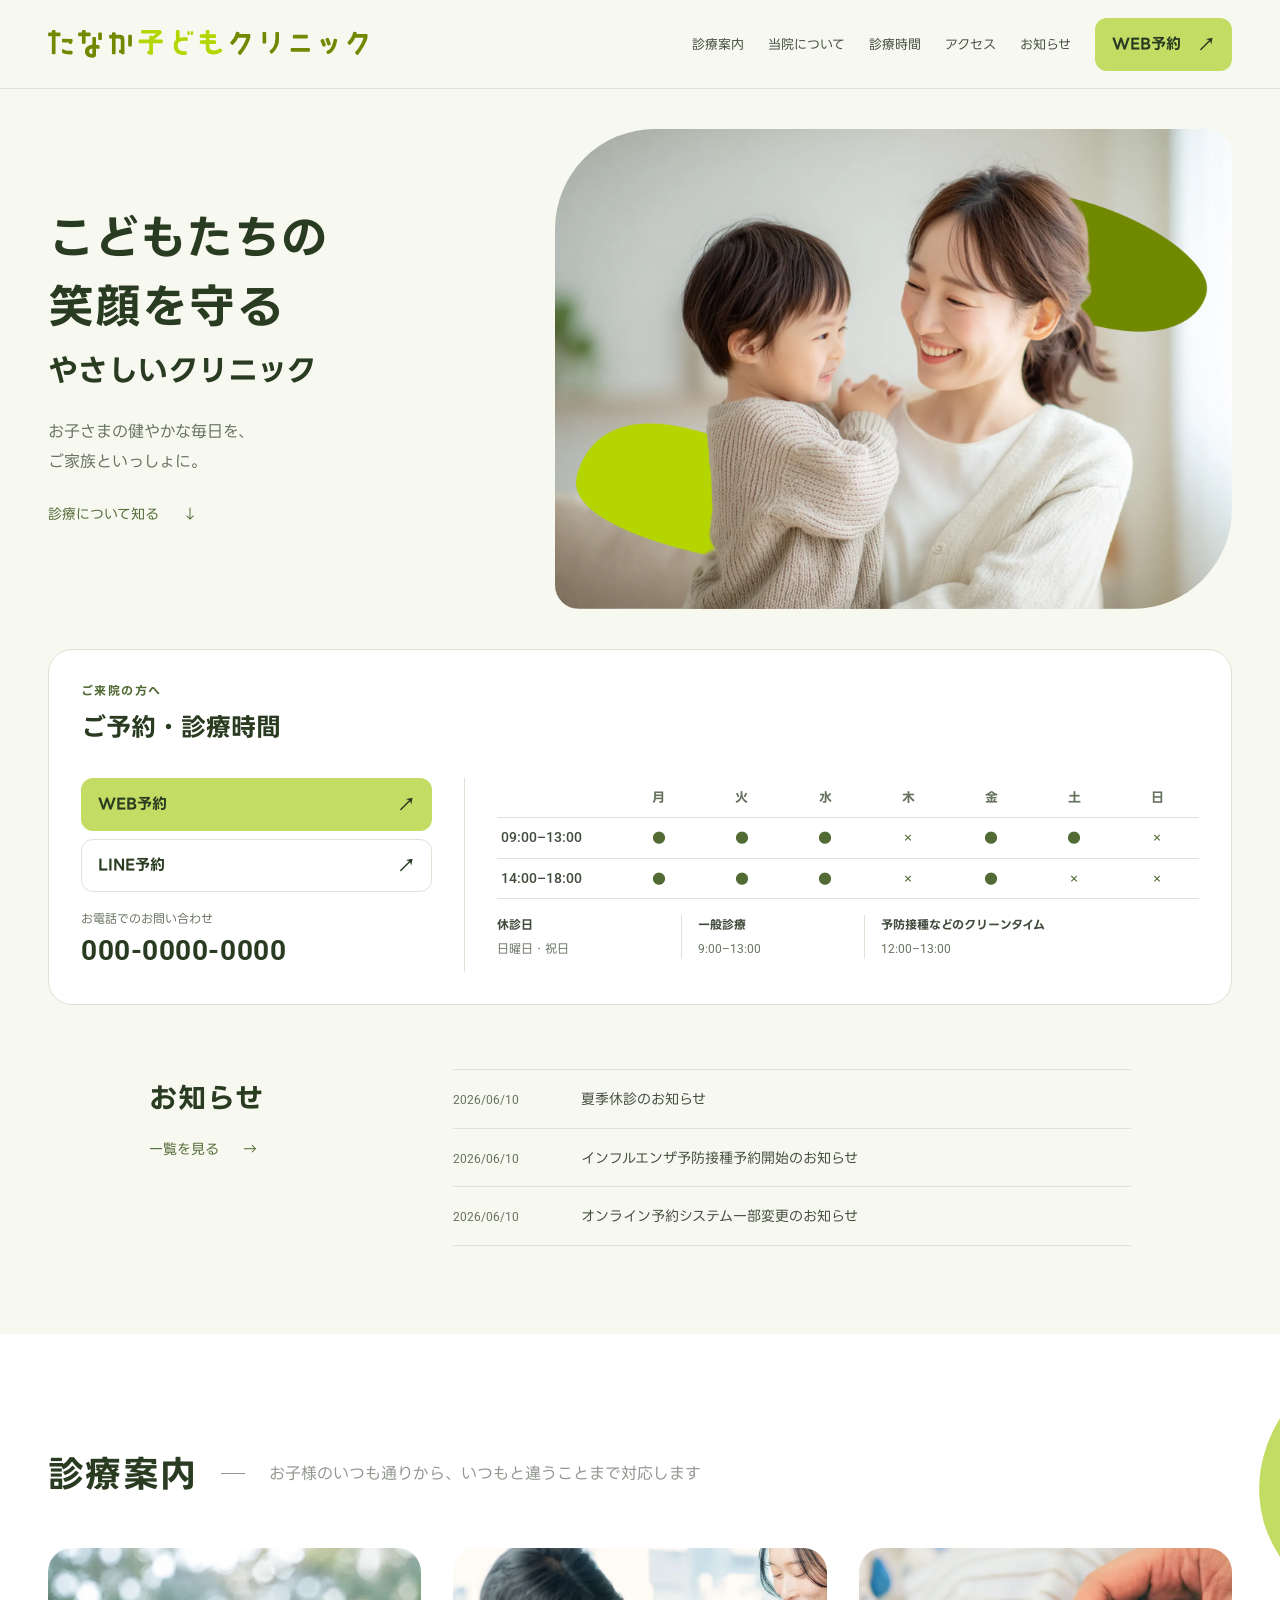
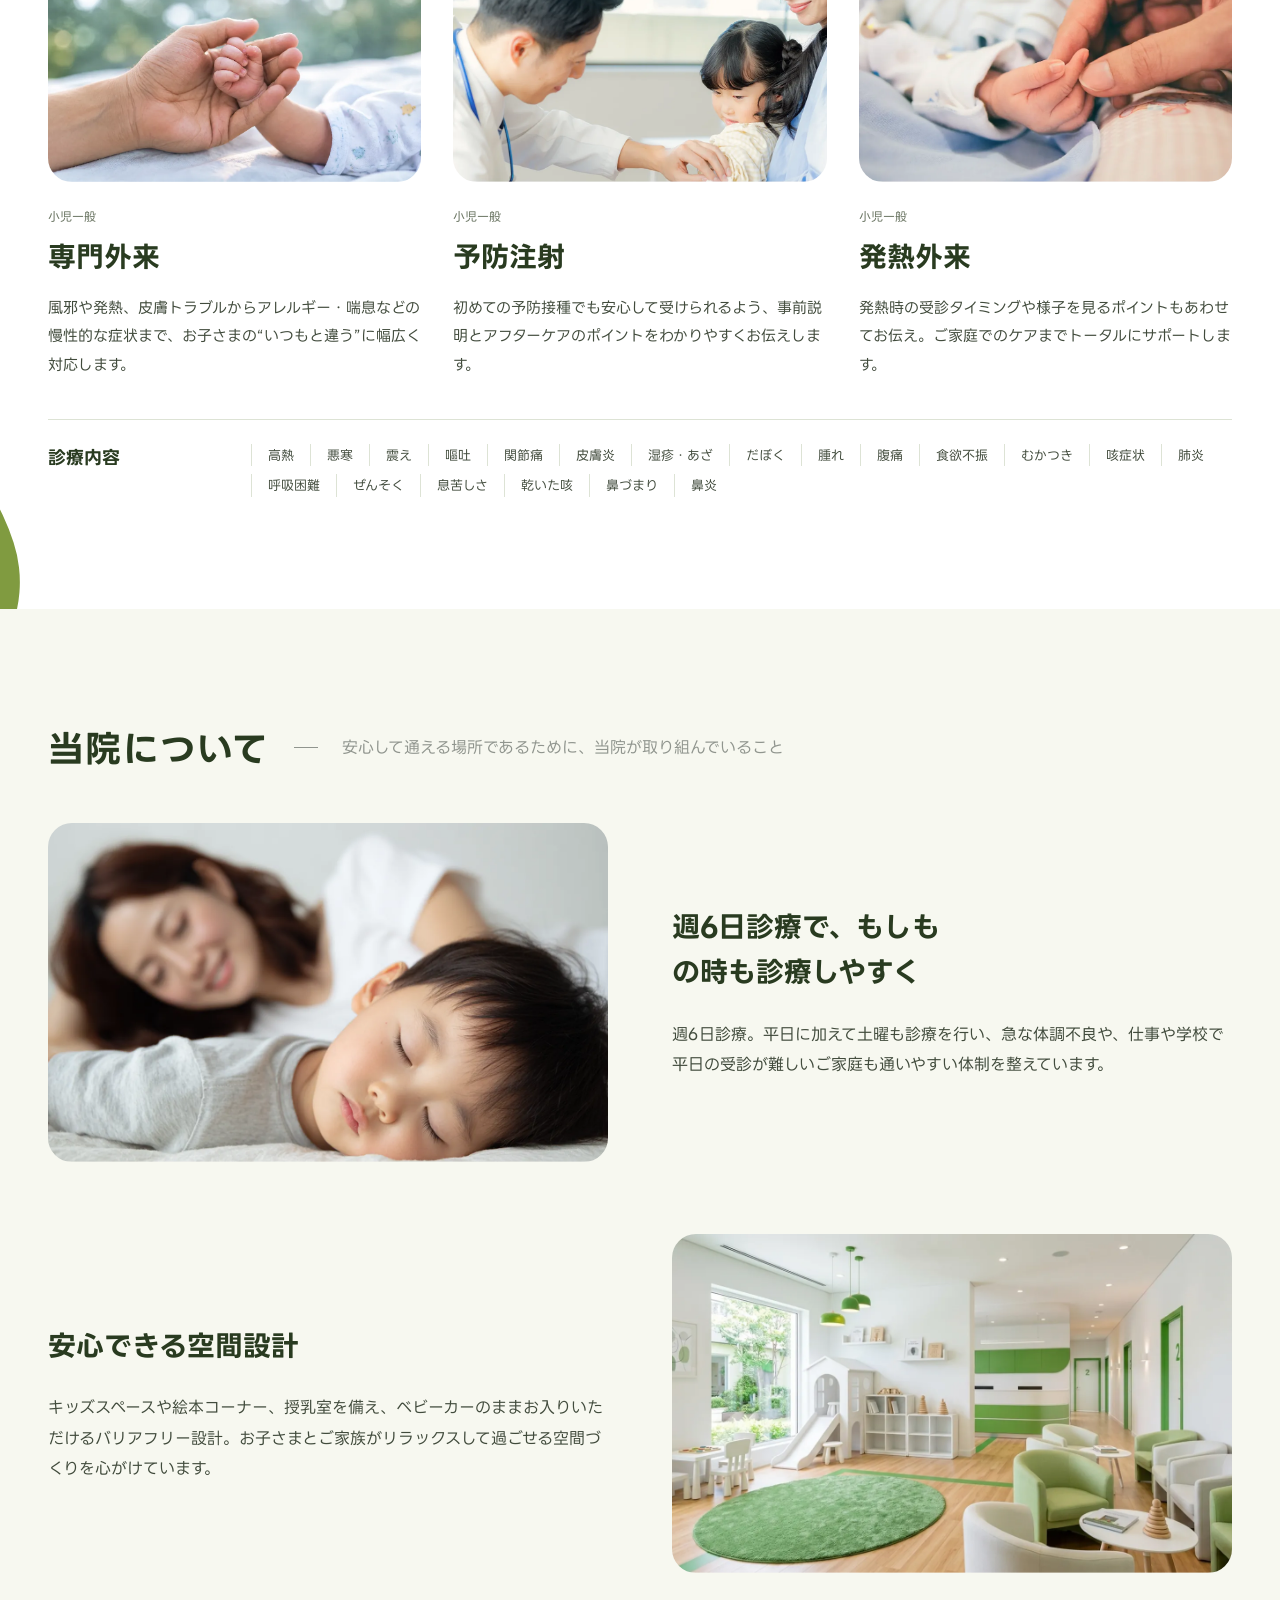
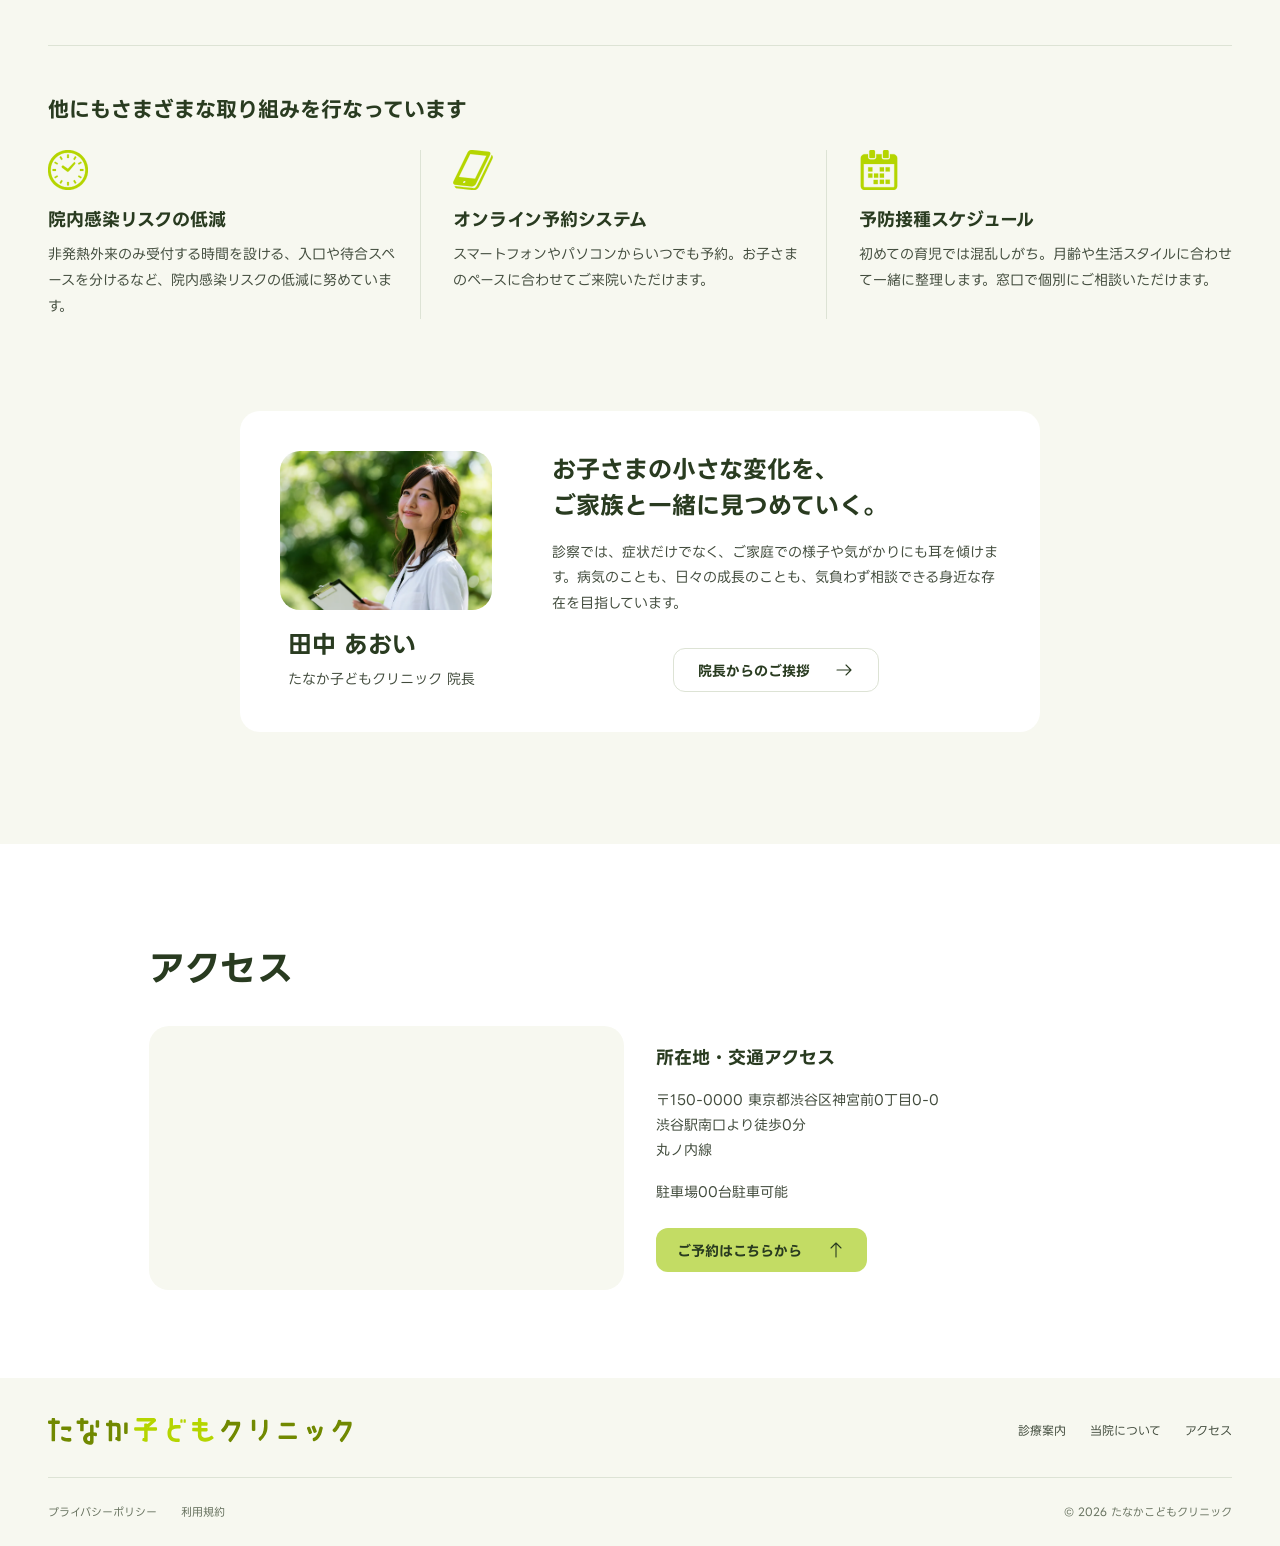
<file: index.html>
<!DOCTYPE html>
<html lang="ja">

<head>
  <meta charset="UTF-8">
  <meta name="viewport" content="width=device-width, initial-scale=1">
  <meta name="theme-color" content="#f6f9f0">
  <title>デザイン改修案｜たなか子どもクリニック</title>
  <meta name="robots" content="noindex,nofollow">
  <meta name="description" content="たなか子どもクリニック。専門外来・予防接種・発熱外来に対応し、お子さまとご家族が安心して通えるクリニックを目指しています。">
  <link rel="preconnect" href="https://fonts.googleapis.com">
  <link rel="preconnect" href="https://fonts.gstatic.com" crossorigin>
  <link
    href="https://fonts.googleapis.com/css2?family=LINE+Seed+JP:wght@400;500;700;800&family=Roboto:wght@400;500;700&display=swap"
    rel="stylesheet">
  <link rel="stylesheet" href="design-preview.css?v=20260928-no-opening-1">
  <script src="design-motion.js?v=20260928-fv-restore-1" defer></script>
  <script src="design-preview.js?v=20260924-feedback-2" defer></script>
</head>

<body id="top">
  <a class="skip-link" href="#main">本文へスキップ</a>
  <header class="site-header">
    <div class="header-inner">
      <a class="brand" href="#top" aria-label="たなか子どもクリニック トップへ">
        <picture>
          <source media="(max-width: 599px)" srcset="IMG/ロゴ_たなか%20子どもクリニック（SP）.svg" width="388" height="105"><img
            src="IMG/ロゴ_たなか子どもクリニック.svg" width="542" height="47" alt="ロゴ_たなか子どもクリニック.svg">
        </picture>
      </a>
      <nav class="main-nav" id="main-nav" aria-label="メインナビゲーション"><a href="#services">診療案内</a><a
          href="#about">当院について</a><a href="#schedule">診療時間</a><a href="#access">アクセス</a><a href="#news">お知らせ</a></nav>
      <a class="button button--primary header-booking" href="#" data-placeholder>WEB予約<span
          aria-hidden="true">↗</span></a>
      <button class="menu-toggle" type="button" aria-expanded="false" aria-controls="main-nav"><span class="menu-bars"
          aria-hidden="true"></span><span>メニュー</span></button>
    </div>
  </header>
  <main id="main">
    <section class="hero container layout-grid" aria-labelledby="hero-title">
      <div class="hero-copy">
        <h1 id="hero-title">こどもたちの<br>笑顔を守る<br><span>やさしいクリニック</span></h1>
        <p class="hero-description">お子さまの健やかな毎日を、<br>ご家族といっしょに。</p>
        <a class="text-link" href="#services">診療について知る <span aria-hidden="true">↓</span></a>
      </div>
      <div class="hero-canvas">
        <img class="hero-layer" src="IMG/FV_Thumb-C(Back).webp" width="2040" height="1274" alt="FV_Thumb-C(Back).webp"
          fetchpriority="high">
        <img class="hero-layer hero-layer--effect" src="IMG/FV_Thumb-B(Effect).webp" width="2040" height="1274"
          alt="FV_Thumb-B(Effect).webp">
        <img class="hero-layer" src="IMG/FV_Thumb-A(Front).webp" width="2040" height="1274"
          alt="FV_Thumb-A(Front).webp">
      </div>
    </section>
    <section class="visit container layout-grid" id="visit" aria-labelledby="visit-title">
      <div class="visit-heading">
        <p class="kicker">ご来院の方へ</p>
        <h2 id="visit-title">ご予約・診療時間</h2>
      </div>
      <div class="visit-actions">
        <div class="booking-row"><a class="button button--primary" href="#" data-placeholder>WEB予約 <span
              aria-hidden="true">↗</span></a><a class="button button--outline" href="#" data-placeholder>LINE予約 <span
              aria-hidden="true">↗</span></a></div>
        <div class="visit-phone">
          <p class="phone-label">お電話でのお問い合わせ</p><a class="phone numeral" href="tel:00000000000">000-0000-0000</a>
        </div>
      </div>
      <div class="schedule" id="schedule">
        <table>
          <caption class="sr-only">診療時間（●：診療あり、×：休診）</caption>
          <thead>
            <tr>
              <th scope="col"><span class="sr-only">診療時間</span></th>
              <th scope="col">月</th>
              <th scope="col">火</th>
              <th scope="col">水</th>
              <th scope="col">木</th>
              <th scope="col">金</th>
              <th scope="col">土</th>
              <th scope="col">日</th>
            </tr>
          </thead>
          <tbody>
            <tr>
              <th scope="row" class="numeral">09:00–13:00</th>
              <td><span aria-label="診療あり">●</span></td>
              <td><span aria-label="診療あり">●</span></td>
              <td><span aria-label="診療あり">●</span></td>
              <td><span aria-label="休診">×</span></td>
              <td><span aria-label="診療あり">●</span></td>
              <td><span aria-label="診療あり">●</span></td>
              <td><span aria-label="休診">×</span></td>
            </tr>
            <tr>
              <th scope="row" class="numeral">14:00–18:00</th>
              <td><span aria-label="診療あり">●</span></td>
              <td><span aria-label="診療あり">●</span></td>
              <td><span aria-label="診療あり">●</span></td>
              <td><span aria-label="休診">×</span></td>
              <td><span aria-label="診療あり">●</span></td>
              <td><span aria-label="休診">×</span></td>
              <td><span aria-label="休診">×</span></td>
            </tr>
          </tbody>
        </table>
        <div class="schedule-notes">
          <p><strong>休診日</strong><span>日曜日・祝日</span></p>
          <p><strong>一般診療</strong><span class="numeral">9:00–13:00</span></p>
          <p><strong>予防接種などのクリーンタイム</strong><span class="numeral">12:00–13:00</span></p>
        </div>
      </div>
    </section>
    <section class="news container section layout-grid" id="news" aria-labelledby="news-title">
      <div class="section-heading">
        <h2 id="news-title">お知らせ</h2><a class="text-link" href="#" data-placeholder>一覧を見る <span
            aria-hidden="true">→</span></a>
      </div>
      <ul class="news-list">
        <li><a href="#" data-placeholder><time datetime="2026-06-10">2026/06/10</time><span>夏季休診のお知らせ</span></a></li>
        <li><a href="#" data-placeholder><time
              datetime="2026-06-10">2026/06/10</time><span>インフルエンザ予防接種予約開始のお知らせ</span></a></li>
        <li><a href="#" data-placeholder><time
              datetime="2026-06-10">2026/06/10</time><span>オンライン予約システム一部変更のお知らせ</span></a></li>
      </ul>
    </section>
    <section class="services section" id="services" aria-labelledby="services-title">
      <div class="container">
        <div class="section-heading layout-grid">
          <h2 id="services-title">診療案内</h2>
          <p class="section-intro">お子様のいつも通りから、いつもと違うことまで対応します</p>
        </div>
        <div class="service-grid layout-grid">
          <article class="service-card"><img src="IMG/診療案内_写真01.webp?v=20260922-photo-2" alt="診療案内_写真01.webp"
              class="service-photo" width="1080" height="675" loading="lazy" decoding="async">
            <div class="service-copy">
              <p class="eyebrow">小児一般</p>
              <h3>専門外来</h3>
              <p>風邪や発熱、皮膚トラブルからアレルギー・喘息などの慢性的な症状まで、お子さまの“いつもと違う”に幅広く対応します。</p>
            </div>
          </article>
          <article class="service-card"><img src="IMG/診療案内_写真03.webp" alt="診療案内_写真03.webp" class="service-photo"
              width="1080" height="675" loading="lazy" decoding="async">
            <div class="service-copy">
              <p class="eyebrow">小児一般</p>
              <h3>予防注射</h3>
              <p>初めての予防接種でも安心して受けられるよう、事前説明とアフターケアのポイントをわかりやすくお伝えします。</p>
            </div>
          </article>
          <article class="service-card"><img src="IMG/診療案内_写真02.webp" alt="診療案内_写真02.webp" class="service-photo"
              width="1080" height="675" loading="lazy" decoding="async">
            <div class="service-copy">
              <p class="eyebrow">小児一般</p>
              <h3>発熱外来</h3>
              <p>発熱時の受診タイミングや様子を見るポイントもあわせてお伝え。ご家庭でのケアまでトータルにサポートします。</p>
            </div>
          </article>
        </div>
        <div class="symptoms layout-grid">
          <h3>診療内容</h3>
          <ul>
            <li>高熱</li>
            <li>悪寒</li>
            <li>震え</li>
            <li>嘔吐</li>
            <li>関節痛</li>
            <li>皮膚炎</li>
            <li>湿疹・あざ</li>
            <li>だぼく</li>
            <li>腫れ</li>
            <li>腹痛</li>
            <li>食欲不振</li>
            <li>むかつき</li>
            <li>咳症状</li>
            <li>肺炎</li>
            <li>呼吸困難</li>
            <li>ぜんそく</li>
            <li>息苦しさ</li>
            <li>乾いた咳</li>
            <li>鼻づまり</li>
            <li>鼻炎</li>
          </ul>
        </div>
      </div>
    </section>
    <section class="about section" id="about" aria-labelledby="about-title">
      <div class="container">
        <div class="section-heading layout-grid">
          <h2 id="about-title">当院について</h2>
          <p class="section-intro">安心して通える場所であるために、当院が取り組んでいること</p>
        </div>
        <div class="features">
          <article class="feature feature--1 layout-grid"><img src="IMG/当院について_写真01.webp" alt="当院について_写真01.webp"
              class="feature-photo" width="1440" height="770" loading="lazy" decoding="async">
            <div class="feature-copy">
              <h3>週6日診療で、もしもの時も診療しやすく</h3>
              <p>週6日診療。平日に加えて土曜も診療を行い、急な体調不良や、仕事や学校で平日の受診が難しいご家庭も通いやすい体制を整えています。</p>
            </div>
          </article>
          <article class="feature feature--2 layout-grid"><img src="IMG/当院について_写真02.webp" alt="当院について_写真02.webp"
              class="feature-photo" width="1440" height="770" loading="lazy" decoding="async">
            <div class="feature-copy">
              <h3>安心できる空間設計</h3>
              <p>キッズスペースや絵本コーナー、授乳室を備え、ベビーカーのままお入りいただけるバリアフリー設計。お子さまとご家族がリラックスして過ごせる空間づくりを心がけています。</p>
            </div>
          </article>
        </div>
        <section class="initiatives" aria-labelledby="initiatives-title">
          <h3 id="initiatives-title">他にもさまざまな取り組みを行なっています</h3>
          <div class="initiative-grid layout-grid">
            <article class="initiative"><span class="initiative-icon-disc"><img src="IMG/当院について_時計の無料アイコン.svg"
                  alt="当院について_時計の無料アイコン.svg" class="initiative-icon" width="48" height="48" loading="lazy"
                  decoding="async"></span>
              <h4>院内感染リスクの低減</h4>
              <p>非発熱外来のみ受付する時間を設ける、入口や待合スペースを分けるなど、院内感染リスクの低減に努めています。</p>
            </article>
            <article class="initiative"><span class="initiative-icon-disc"><img src="IMG/当院について_スマホアイコン.svg"
                  alt="当院について_スマホアイコン.svg" class="initiative-icon initiative-icon--phone" width="48" height="48"
                  loading="lazy" decoding="async"></span>
              <h4>オンライン予約システム</h4>
              <p>スマートフォンやパソコンからいつでも予約。お子さまのペースに合わせてご来院いただけます。</p>
            </article>
            <article class="initiative"><span class="initiative-icon-disc"><img src="IMG/calendar.svg"
                  alt="当院について_スケジュールカレンダーのアイコン素材.svg" class="initiative-icon" width="48" height="48" loading="lazy"
                  decoding="async"></span>
              <h4>予防接種スケジュール</h4>
              <p>初めての育児では混乱しがち。月齢や生活スタイルに合わせて一緒に整理します。窓口で個別にご相談いただけます。</p>
            </article>
          </div>
        </section>
        <div class="director layout-grid" id="director">
          <div class="director-profile"><img src="IMG/当院について_院長2.webp" alt="当院について_院長2.webp" class="director-photo"
              width="1080" height="720" loading="lazy" decoding="async">
            <div class="director-details">
              <h3>田中 あおい</h3>
              <p class="director-caption">たなか子どもクリニック 院長</p>
            </div>
          </div>
          <div class="director-content">
            <div class="director-message">
              <p class="director-lead">お子さまの小さな変化を、<br>ご家族と一緒に見つめていく。</p>
              <p class="director-body">診察では、症状だけでなく、ご家庭での様子や気がかりにも耳を傾けます。病気のことも、日々の成長のことも、気負わず相談できる身近な存在を目指しています。</p>
            </div>
            <a href="#" class="pill button--outline director-cta" data-placeholder>院長からのご挨拶<span class="button-arrow" aria-hidden="true"><svg viewBox="0 0 20 20" fill="none" focusable="false"><path d="M3 10h14M12 5l5 5-5 5" stroke="currentColor" stroke-width="1.1" stroke-linecap="round" stroke-linejoin="round" /></svg></span></a>
          </div>
        </div>
      </div>
    </section>
    <section class="access section" id="access" aria-labelledby="access-title">
      <div class="container">
        <div class="section-heading">
          <h2 id="access-title">アクセス</h2>
        </div>
        <div class="access-layout layout-grid">
          <div class="access-location">
            <div class="access-map">
              <iframe src="https://www.google.com/maps/embed?pb=!1m18!1m12!1m3!1d3241.7479757770916!2d139.74285797578673!3d35.658580472594515!2m3!1f0!2f0!3f0!3m2!1i1024!2i768!4f13.1!3m3!1m2!1s0x60188bbd9009ec09%3A0x481a93f0d2a409dd!2z5p2x5Lqs44K_44Ov44O8!5e0!3m2!1sja!2sjp!4v1790518917104!5m2!1sja!2sjp" title="アクセスマップ（東京タワー）" width="600" height="450" allowfullscreen loading="lazy" referrerpolicy="strict-origin-when-cross-origin"></iframe>
            </div>
          </div>
          <div class="access-directions">
            <h3>所在地・交通アクセス</h3>
            <address>〒150-0000 東京都渋谷区神宮前0丁目0-0<br>渋谷駅南口より徒歩0分<br>丸ノ内線</address>
            <p class="access-parking">駐車場00台駐車可能</p>
            <a href="#visit" class="pill pill--green access-booking">ご予約はこちらから<span class="button-arrow" aria-hidden="true"><svg viewBox="0 0 20 20" fill="none" focusable="false"><path d="M10 17V3M5 8l5-5 5 5" stroke="currentColor" stroke-width="1.1" stroke-linecap="round" stroke-linejoin="round" /></svg></span></a>
          </div>
        </div>
      </div>
    </section>
  </main>
  <footer class="site-footer">
    <div class="container">
      <div class="footer-top"><a class="brand" href="#top" aria-label="たなか子どもクリニック トップへ"><img
            src="IMG/ロゴ_たなか子どもクリニック.svg" alt="ロゴ_たなか子どもクリニック.svg" width="542" height="47" loading="lazy"></a>
        <nav aria-label="フッターナビゲーション"><a href="#services">診療案内</a><a href="#about">当院について</a><a
            href="#access">アクセス</a></nav>
      </div>
      <div class="footer-bottom">
        <div><a href="#" data-placeholder>プライバシーポリシー</a><a href="#" data-placeholder>利用規約</a></div><small>© 2026 たなかこどもクリニック</small>
      </div>
    </div>
  </footer>
  <div class="preview-toast" role="status" aria-live="polite"></div>
</body>

</html>
</file>
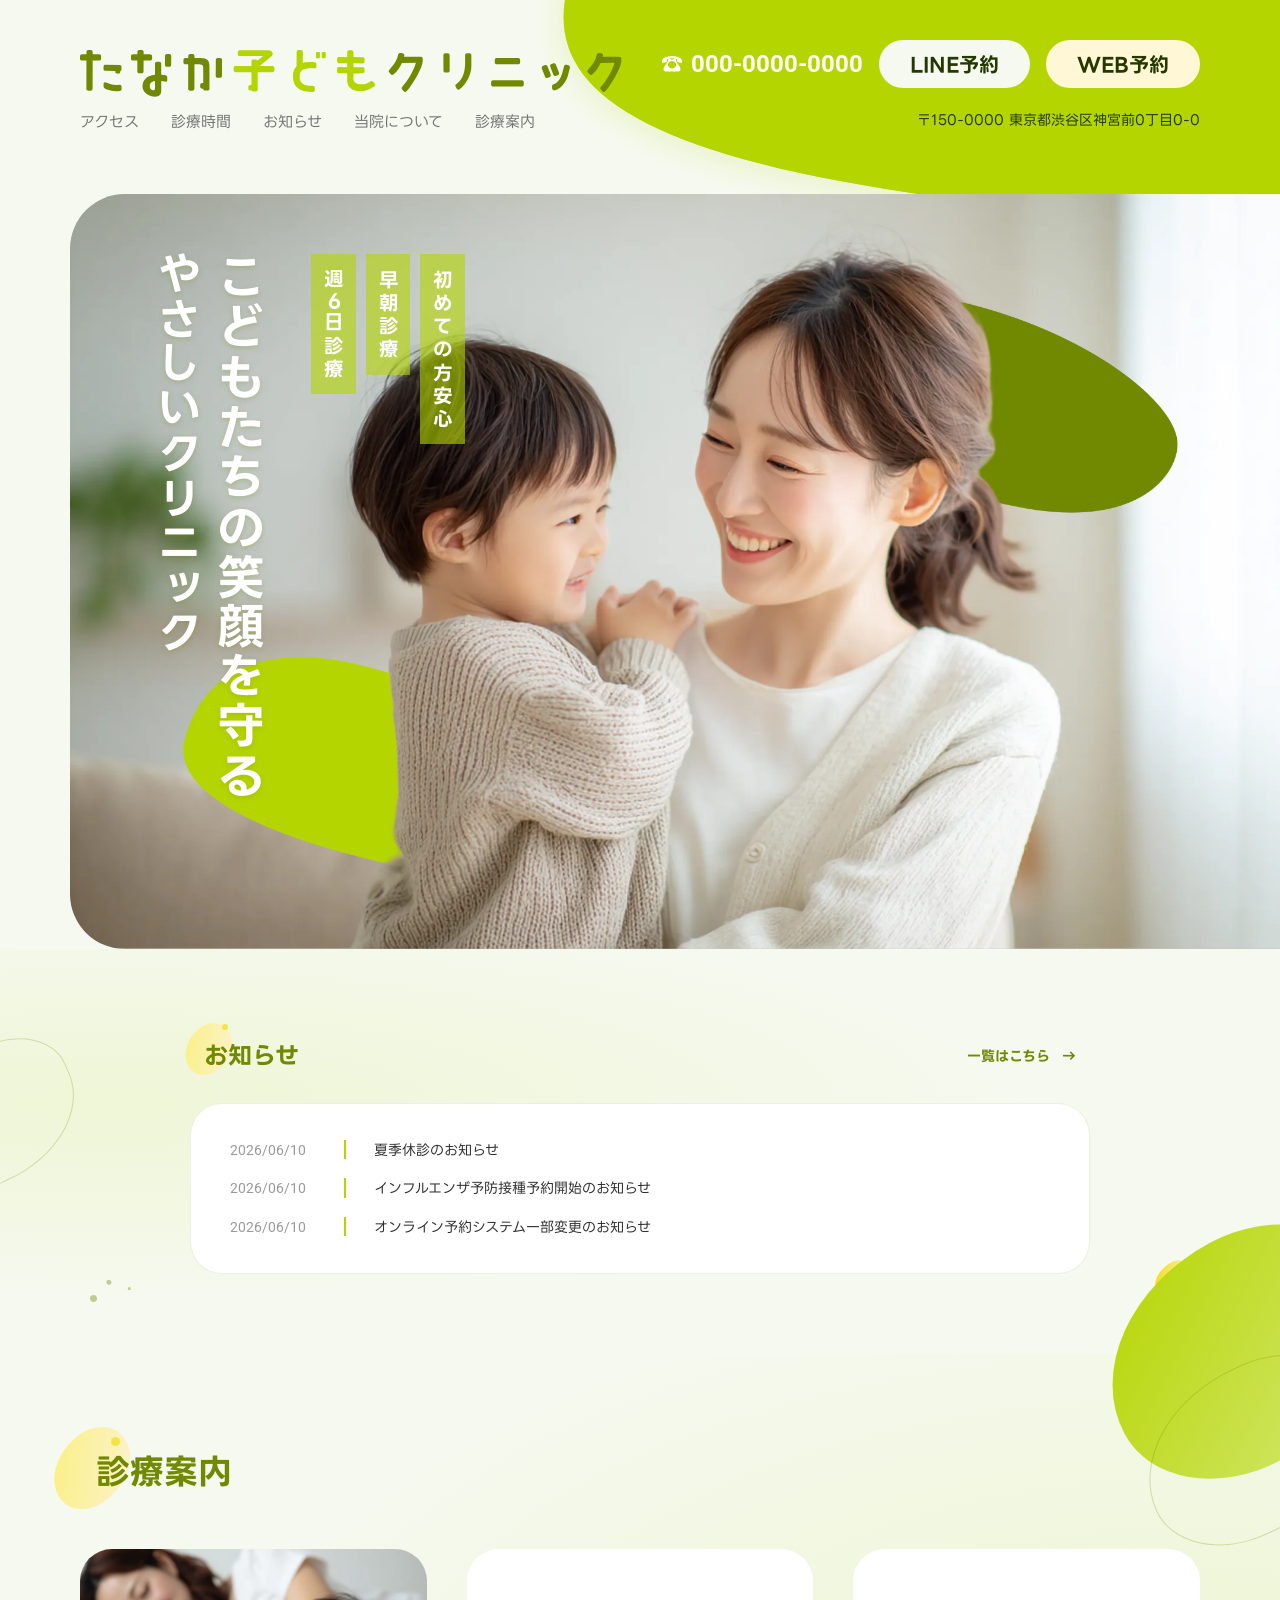
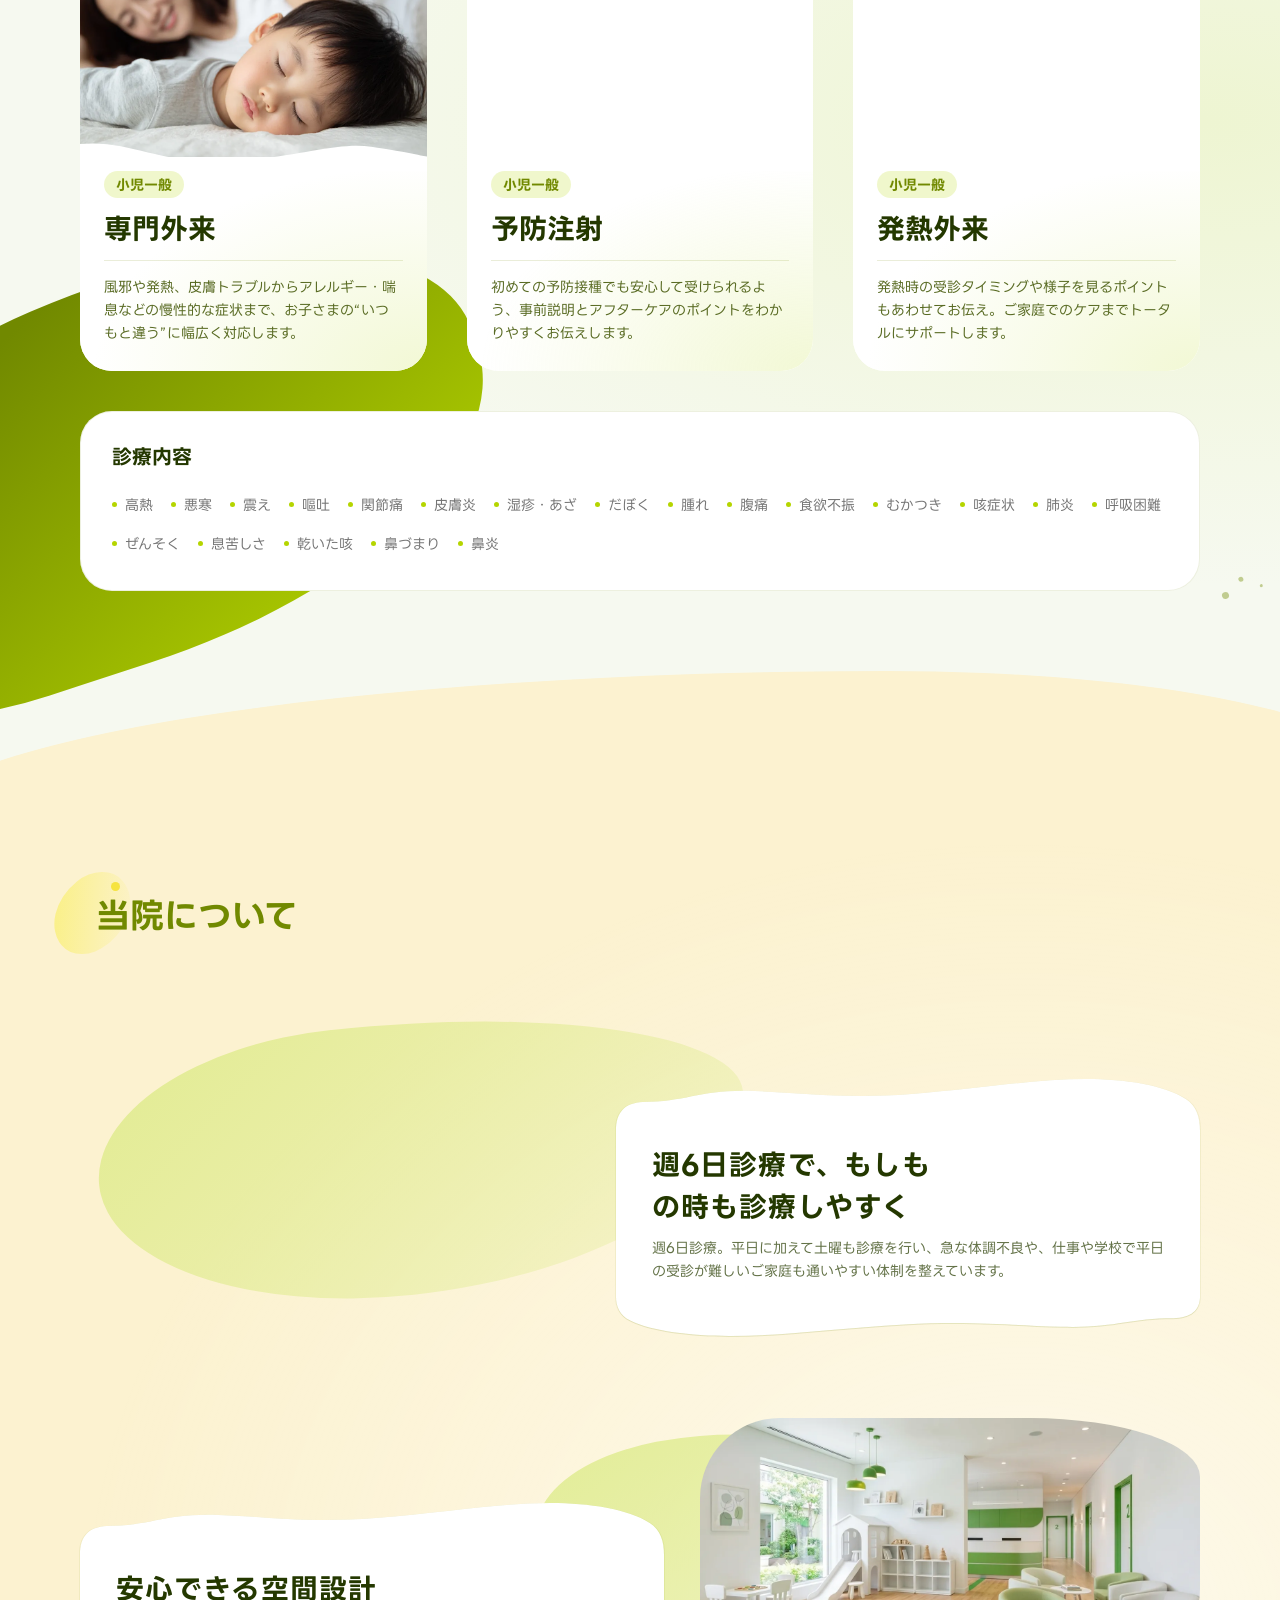
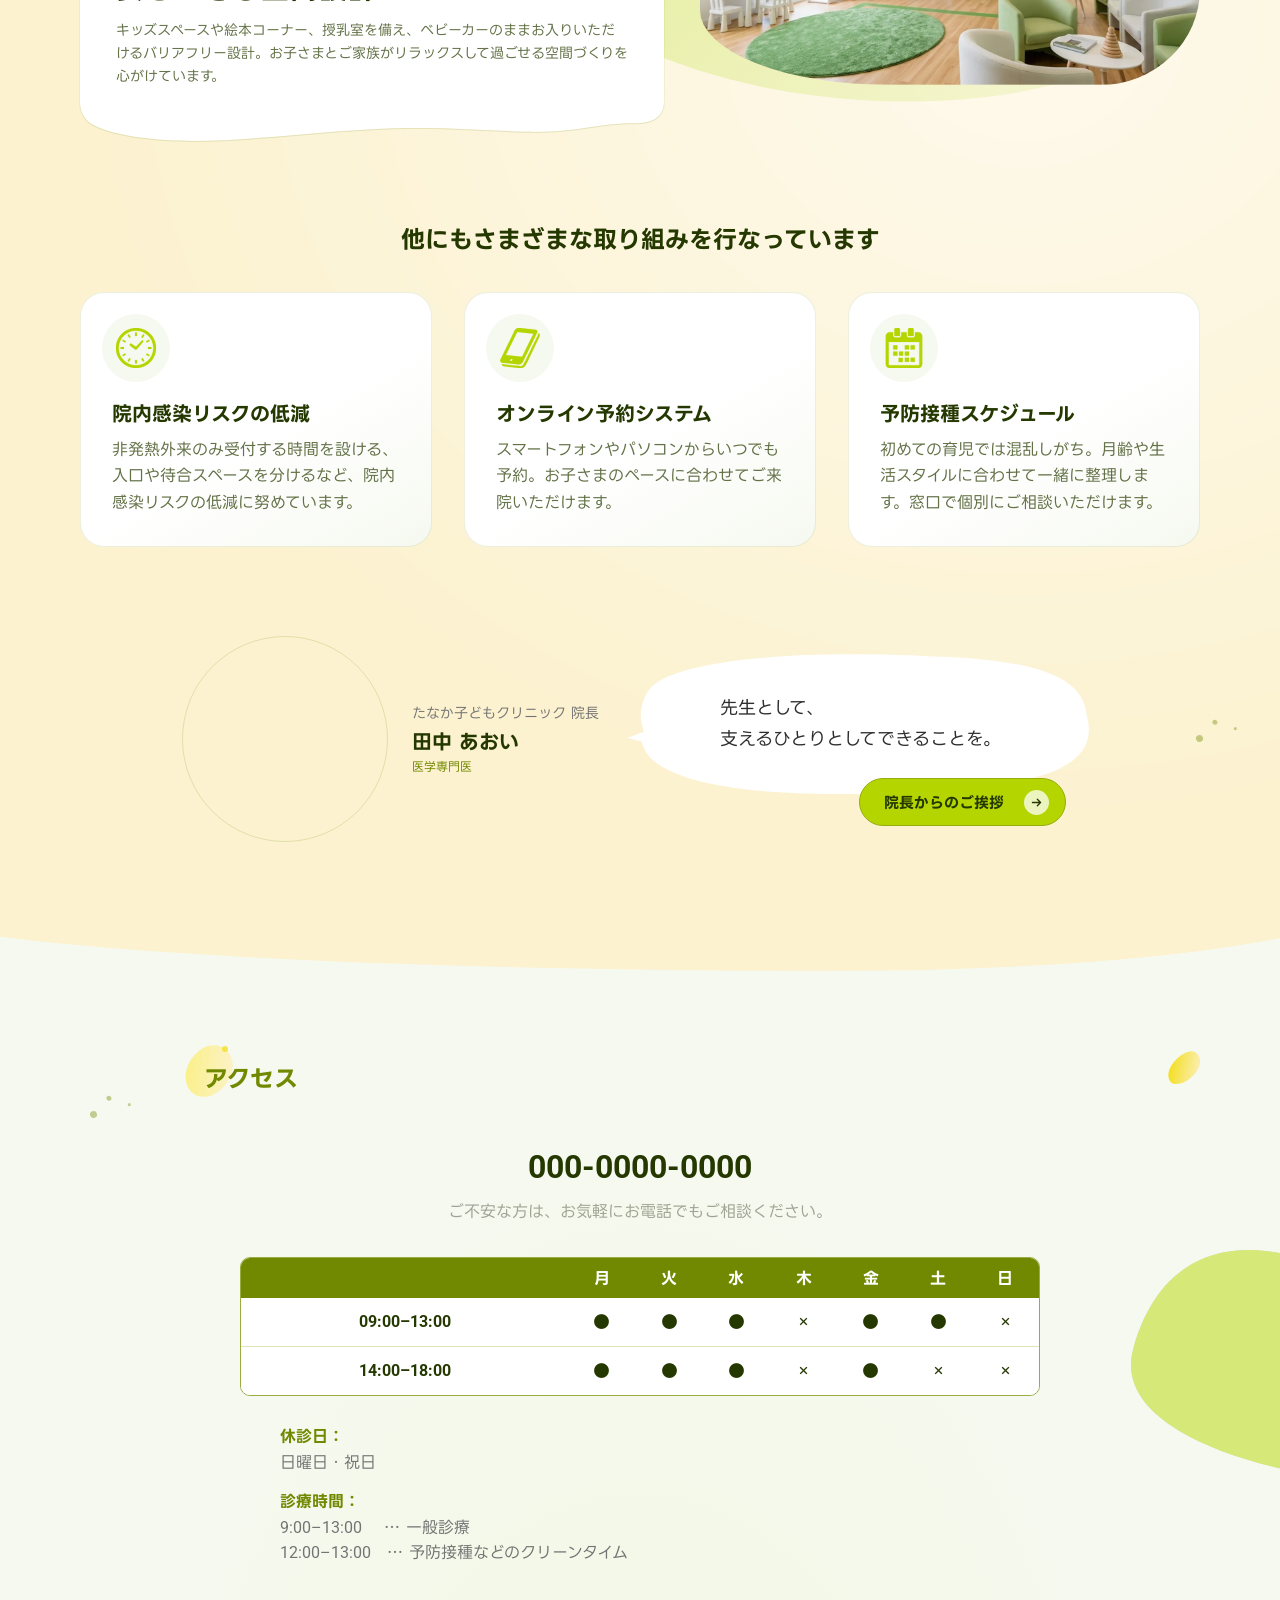
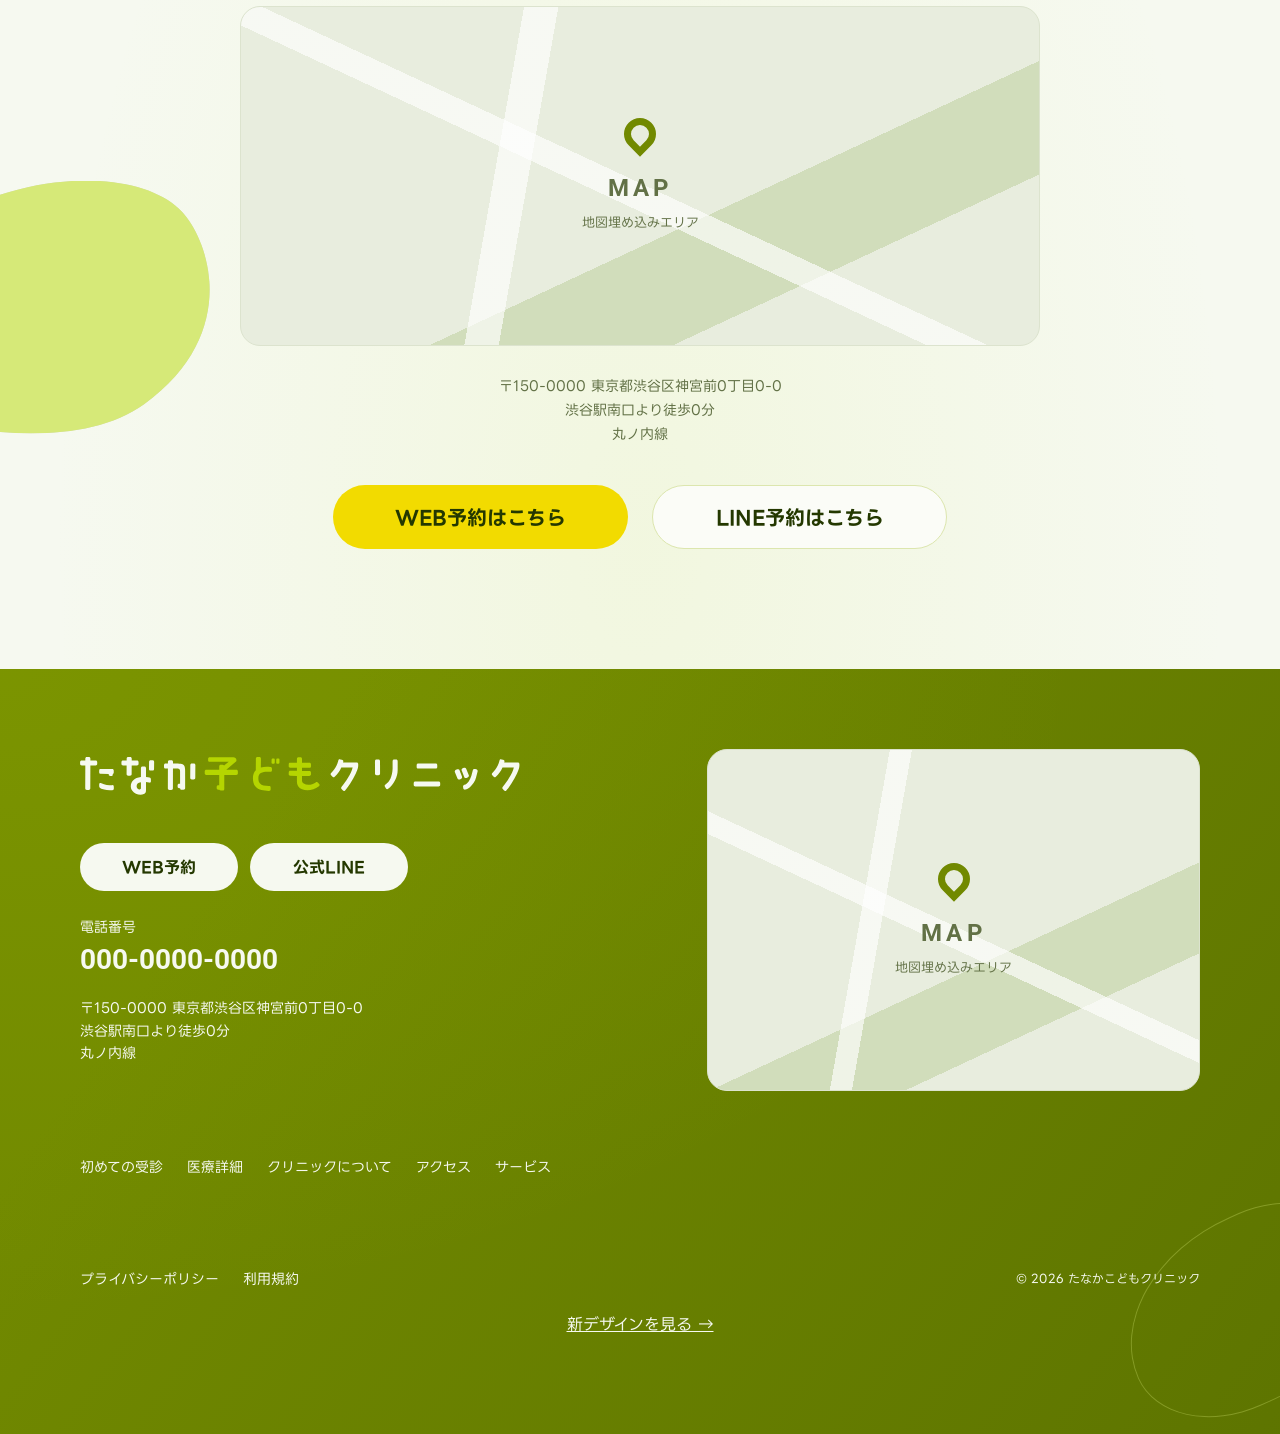
<file: legacy/index.html>
<!DOCTYPE html>
<html lang="ja">
<head>
  <meta charset="UTF-8">
  <meta name="viewport" content="width=device-width, initial-scale=1">
  <meta name="theme-color" content="#f6f9f0">
  <title>たなか子どもクリニック｜こどもたちの笑顔を守る</title>
  <meta name="description" content="たなか子どもクリニック。専門外来・予防接種・発熱外来に対応し、お子さまとご家族が安心して通えるクリニックを目指しています。">
  <link rel="preconnect" href="https://fonts.googleapis.com">
  <link rel="preconnect" href="https://fonts.gstatic.com" crossorigin>
  <link href="https://fonts.googleapis.com/css2?family=LINE+Seed+JP:wght@400;500;700;800&family=Roboto:wght@400;500;700&display=swap" rel="stylesheet">
  <link rel="stylesheet" href="styles.css?v=20260918-header-2">
  <script src="opening.js?v=20260918-polish-1" defer></script>
  <script src="script.js?v=20260909-feedback-7" defer></script>
</head>
<body>
  <a href="#main" class="skip-link">本文へスキップ</a>
  <div class="site-shell" id="top">
    <header class="site-header">
      <div class="header-inner wide-container">
        <a class="brand" href="#top" aria-label="たなか子どもクリニック トップへ">
          <picture><source media="(max-width: 959px)" width="388" height="105" srcset="IMG/ロゴ_たなか%20子どもクリニック（SP）.svg"><img src="IMG/ロゴ_たなか子どもクリニック.svg" alt="ロゴ_たなか子どもクリニック.svg" class="" width="542" height="47"></picture>
        </a>
        <div class="header-contact">
          <div class="header-actions"><a href="tel:00000000000" class="header-phone"><span aria-hidden="true">☎️</span> <span class="numeral">000-0000-0000</span></a><a href="#" class="pill pill--white" data-placeholder>LINE予約</a><a href="#" class="pill pill--cream" data-placeholder>WEB予約</a></div>
          <address>〒150-0000 東京都渋谷区神宮前0丁目0-0</address>
        </div>
        <button class="menu-toggle" type="button" aria-expanded="false" aria-controls="main-nav"><svg class="menu-icon" width="26" height="20" viewBox="0 0 26 20" fill="none" aria-hidden="true"><path class="menu-line menu-line--top" d="M2 10h22"/><path class="menu-line menu-line--middle" d="M2 10h22"/><path class="menu-line menu-line--bottom" d="M2 10h22"/></svg><span class="menu-label">メニュー</span></button>
        <nav class="main-nav" id="main-nav" aria-label="メインナビゲーション">
          <div class="nav-contact"><a href="tel:00000000000" class="nav-phone numeral">000-0000-0000</a><a href="#" class="pill pill--white" data-placeholder>LINE予約</a></div>
          <ul><li><a href="#access">アクセス</a></li><li><a href="#schedule">診療時間</a></li><li><a href="#news">お知らせ</a></li><li><a href="#about">当院について</a></li><li><a href="#services">診療案内</a></li></ul>
        </nav>
      </div>
    </header>
    <main id="main">
      <section class="hero" aria-labelledby="hero-title">
        <div class="hero-canvas">
          <!-- All three layers share the same image coordinates and crop. -->
          <img src="IMG/FV_Thumb-C(Back).webp" alt="FV_Thumb-C(Back).webp" class="hero-layer hero-layer--back" width="2040" height="1274">
          <img src="IMG/FV_Thumb-B(Effect).webp" alt="FV_Thumb-B(Effect).webp" class="hero-layer hero-layer--effect" width="2040" height="1274">
          <img src="IMG/FV_Thumb-A(Front).webp" alt="FV_Thumb-A(Front).webp" class="hero-layer hero-layer--front" width="2040" height="1274">
        </div>
        <div class="hero-content">
          <div class="hero-copy"><h1 id="hero-title">こどもたちの笑顔を守る</h1><p>やさしいクリニック</p></div>
          <ul class="hero-badges" aria-label="クリニックの特徴"><li>週<span class="tcy">6</span>日診療</li><li>早朝診療</li><li>初めての方安心</li></ul>
        </div>
      </section>
      <section class="news section" id="news" aria-labelledby="news-title">
        <div class="ambient-art" aria-hidden="true"><span class="ambient-ring"></span><span class="ambient-seed"></span><span class="ambient-dots"></span></div>
        <div class="news-inner"><div class="section-heading"><h2 class="section-title section-title--small" id="news-title">お知らせ</h2></div><ul class="news-list"><li><a href="#" data-placeholder><time datetime="2026-06-10">2026/06/10</time><span>夏季休診のお知らせ</span></a></li><li><a href="#" data-placeholder><time datetime="2026-06-10">2026/06/10</time><span>インフルエンザ予防接種予約開始のお知らせ</span></a></li><li><a href="#" data-placeholder><time datetime="2026-06-10">2026/06/10</time><span>オンライン予約システム一部変更のお知らせ</span></a></li></ul><a class="text-link" href="#" data-placeholder>一覧はこちら <span aria-hidden="true">→</span></a></div>
      </section>
      <section class="services section" id="services" aria-labelledby="services-title">
        <div class="ambient-art" aria-hidden="true"><span class="ambient-ring"></span><span class="ambient-seed"></span><span class="ambient-dots"></span></div>
        <div class="container"><h2 class="section-title" id="services-title">診療案内</h2><div class="service-grid"><article class="service-card"><img src="IMG/診療案内_写真01.webp" alt="診療案内_写真01.webp" class="service-photo" width="1080" height="675" loading="lazy" decoding="async"><div class="service-copy"><p class="eyebrow">小児一般</p><h3>専門外来</h3><p>風邪や発熱、皮膚トラブルからアレルギー・喘息などの慢性的な症状まで、お子さまの“いつもと違う”に幅広く対応します。</p></div></article><article class="service-card"><img src="IMG/診療案内_写真03.webp" alt="診療案内_写真03.webp" class="service-photo" width="1080" height="675" loading="lazy" decoding="async"><div class="service-copy"><p class="eyebrow">小児一般</p><h3>予防注射</h3><p>初めての予防接種でも安心して受けられるよう、事前説明とアフターケアのポイントをわかりやすくお伝えします。</p></div></article><article class="service-card"><img src="IMG/診療案内_写真02.webp" alt="診療案内_写真02.webp" class="service-photo" width="1080" height="675" loading="lazy" decoding="async"><div class="service-copy"><p class="eyebrow">小児一般</p><h3>発熱外来</h3><p>発熱時の受診タイミングや様子を見るポイントもあわせてお伝え。ご家庭でのケアまでトータルにサポートします。</p></div></article></div><div class="symptoms"><h3>診療内容</h3><ul><li>高熱</li><li>悪寒</li><li>震え</li><li>嘔吐</li><li>関節痛</li><li>皮膚炎</li><li>湿疹・あざ</li><li>だぼく</li><li>腫れ</li><li>腹痛</li><li>食欲不振</li><li>むかつき</li><li>咳症状</li><li>肺炎</li><li>呼吸困難</li><li>ぜんそく</li><li>息苦しさ</li><li>乾いた咳</li><li>鼻づまり</li><li>鼻炎</li></ul></div></div>
      </section>
      <section class="about" id="about" aria-labelledby="about-title">
        <div class="about-surface"><div class="about-backdrop" aria-hidden="true"></div>
        <div class="ambient-art" aria-hidden="true"><span class="ambient-ring"></span><span class="ambient-seed"></span><span class="ambient-dots"></span></div><div class="container"><h2 class="section-title" id="about-title">当院について</h2><div class="features"><article class="feature feature--1"><img src="IMG/当院について_写真01.webp" alt="当院について_写真01.webp" class="feature-photo" width="1440" height="770" loading="lazy" decoding="async"><div class="feature-copy"><h3>週6日診療で、もしもの時も診療しやすく</h3><p>週6日診療。平日に加えて土曜も診療を行い、急な体調不良や、仕事や学校で平日の受診が難しいご家庭も通いやすい体制を整えています。</p></div></article><article class="feature feature--2"><img src="IMG/当院について_写真02.webp" alt="当院について_写真02.webp" class="feature-photo" width="1440" height="770" loading="lazy" decoding="async"><div class="feature-copy"><h3>安心できる空間設計</h3><p>キッズスペースや絵本コーナー、授乳室を備え、ベビーカーのままお入りいただけるバリアフリー設計。お子さまとご家族がリラックスして過ごせる空間づくりを心がけています。</p></div></article></div>
          <section class="initiatives" aria-labelledby="initiatives-title"><h3 id="initiatives-title">他にもさまざまな取り組みを行なっています</h3><div class="initiative-grid"><article class="initiative"><span class="initiative-icon-disc"><img src="IMG/当院について_時計の無料アイコン.svg" alt="当院について_時計の無料アイコン.svg" class="initiative-icon" width="48" height="48" loading="lazy" decoding="async"></span><h4>院内感染リスクの低減</h4><p>非発熱外来のみ受付する時間を設ける、入口や待合スペースを分けるなど、院内感染リスクの低減に努めています。</p></article><article class="initiative"><span class="initiative-icon-disc"><img src="IMG/当院について_スマホアイコン.svg" alt="当院について_スマホアイコン.svg" class="initiative-icon initiative-icon--phone" width="48" height="48" loading="lazy" decoding="async"></span><h4>オンライン予約システム</h4><p>スマートフォンやパソコンからいつでも予約。お子さまのペースに合わせてご来院いただけます。</p></article><article class="initiative"><span class="initiative-icon-disc"><img src="IMG/calendar.svg" alt="当院について_スケジュールカレンダーのアイコン素材.svg" class="initiative-icon" width="48" height="48" loading="lazy" decoding="async"></span><h4>予防接種スケジュール</h4><p>初めての育児では混乱しがち。月齢や生活スタイルに合わせて一緒に整理します。窓口で個別にご相談いただけます。</p></article></div></section>
          <div class="director" id="director"><div class="director-profile"><img src="IMG/当院について_院長.webp" alt="当院について_院長.webp" class="director-photo" width="1080" height="1053" loading="lazy" decoding="async"><div><p class="director-caption">たなか子どもクリニック 院長</p><h3>田中 あおい</h3><p class="director-specialty">医学専門医</p></div></div><div class="director-message"><p>先生として、<br>支えるひとりとしてできることを。</p></div><a href="#" class="pill pill--green director-cta" data-placeholder>院長からのご挨拶<span class="button-arrow" aria-hidden="true"><svg viewBox="0 0 16 16" fill="none"><path d="M3 8h10M9 4l4 4-4 4" stroke="currentColor" stroke-width="1.6" stroke-linecap="round" stroke-linejoin="round"/></svg></span></a></div>
        </div></div>
      </section>
      <section class="access section" id="access" aria-labelledby="access-title">
        <div class="ambient-art" aria-hidden="true"><span class="ambient-ring"></span><span class="ambient-seed"></span><span class="ambient-dots"></span></div><div class="container"><h2 class="section-title section-title--small" id="access-title">アクセス</h2><div class="access-content">
        <div class="access-contact"><a href="tel:00000000000" class="access-phone numeral">000-0000-0000</a><p>ご不安な方は、お気軽にお電話でもご相談ください。</p></div>
        <div class="schedule" id="schedule"><table><caption class="sr-only">診療時間（●：診療あり、×：休診）</caption><thead><tr><th scope="col"><span class="sr-only">診療時間</span></th><th scope="col">月</th><th scope="col">火</th><th scope="col">水</th><th scope="col">木</th><th scope="col">金</th><th scope="col">土</th><th scope="col">日</th></tr></thead><tbody><tr><th scope="row" class="numeral">09:00–13:00</th><td><span aria-label="診療あり">●</span></td><td><span aria-label="診療あり">●</span></td><td><span aria-label="診療あり">●</span></td><td><span aria-label="休診">×</span></td><td><span aria-label="診療あり">●</span></td><td><span aria-label="診療あり">●</span></td><td><span aria-label="休診">×</span></td></tr><tr><th scope="row" class="numeral">14:00–18:00</th><td><span aria-label="診療あり">●</span></td><td><span aria-label="診療あり">●</span></td><td><span aria-label="診療あり">●</span></td><td><span aria-label="休診">×</span></td><td><span aria-label="診療あり">●</span></td><td><span aria-label="休診">×</span></td><td><span aria-label="休診">×</span></td></tr></tbody></table><div class="schedule-notes"><p><strong>休診日：</strong><br>日曜日・祝日</p><p><strong>診療時間：</strong><br><span class="numeral">9:00–13:00</span>　 … 一般診療<br><span class="numeral">12:00–13:00</span>　… 予防接種などのクリーンタイム</p></div></div>
        <div class="access-location"><div class="map-placeholder" role="img" aria-label="地図の仮表示。MAP埋め込み予定エリア"><span class="map-pin" aria-hidden="true"></span><span class="map-label"><strong>MAP</strong><span>地図埋め込みエリア</span></span></div><address>〒150-0000 東京都渋谷区神宮前0丁目0-0<br>渋谷駅南口より徒歩0分<br>丸ノ内線</address></div>
        <div class="reservation-links"><a href="#" class="pill pill--yellow" data-placeholder>WEB予約はこちら</a><a href="#" class="pill pill--outline" data-placeholder>LINE予約はこちら</a></div>
      </div></div></section>
    </main>
    <footer class="site-footer">
        <div class="ambient-art" aria-hidden="true"><span class="ambient-ring"></span></div><div class="wide-container"><div class="footer-main"><div class="footer-info"><a href="#top" class="footer-brand" aria-label="たなか子どもクリニック トップへ"><img src="IMG/ロゴ_たなか子どもクリニック_footer.svg" alt="ロゴ_たなか子どもクリニック_footer.svg" class="" width="542" height="47" loading="lazy" decoding="async"></a><div class="footer-reservations"><a href="#" class="pill pill--white" data-placeholder>WEB予約</a><a href="#" class="pill pill--white" data-placeholder>公式LINE</a></div><p class="footer-phone-label">電話番号</p><a class="footer-phone numeral" href="tel:00000000000">000-0000-0000</a><address>〒150-0000 東京都渋谷区神宮前0丁目0-0<br>渋谷駅南口より徒歩0分<br>丸ノ内線</address></div><div class="footer-map"><div class="map-placeholder" role="img" aria-label="地図の仮表示。MAP埋め込み予定エリア"><span class="map-pin" aria-hidden="true"></span><span class="map-label"><strong>MAP</strong><span>地図埋め込みエリア</span></span></div></div></div><nav class="footer-nav" aria-label="フッターナビゲーション"><ul><li><a href="#" data-placeholder>初めての受診</a></li><li><a href="#services">医療詳細</a></li><li><a href="#about">クリニックについて</a></li><li><a href="#access">アクセス</a></li><li><a href="#initiatives-title">サービス</a></li></ul></nav><div class="footer-bottom"><ul><li><a href="#" data-placeholder>プライバシーポリシー</a></li><li><a href="#" data-placeholder>利用規約</a></li></ul><small>© 2026 たなかこどもクリニック</small></div></div><p style="text-align:center;padding:16px"><a href="../" style="color:inherit;text-decoration:underline">新デザインを見る →</a></p></footer>
  </div>
</body>
</html>
</file>
<file: design-preview.css>
/* Layout: 12 / 8 / 4 columns, 8px spacing unit, 4px only for micro spacing. */
:root {
  --paper: #f7f8f0;
  --white: #fff;
  --ink: #293b20;
  --text: #414b3c;
  --muted: #66715e;
  --line: #dde3d5;
  --lime: #c3dc64;
  --green: #526b35;
  --s-1: 8px;
  --s-2: 16px;
  --s-3: 24px;
  --s-4: 32px;
  --s-5: 40px;
  --s-6: 48px;
  --s-7: 56px;
  --s-8: 64px;
  --s-11: 88px;
  --content: 1200px;
  --columns: 12;
  --gutter: var(--s-4);
  --page-inset: var(--s-6);
  --section-space: 112px;
  --heading-gap: 48px;
  --content-gap: 72px;
  --panel-inset: var(--s-4);
  --radius: 24px;
  --header-size: 88px;
  --motion-feedback: 600ms;
  --motion-button: 400ms;
  --motion-enter: 1100ms;
  --motion-float: 7000ms;
  --float-distance: -20px;
  --ease-standard: cubic-bezier(.2, 0, .3, 1);
  --ease-enter: cubic-bezier(.22, 1, .36, 1);
  --ease-reveal: cubic-bezier(.25, .1, .25, 1);
}
* { box-sizing: border-box; }
html { scroll-behavior: smooth; scroll-padding-top: calc(var(--header-size) + var(--s-3)); }
body { margin: 0; background: var(--paper); color: var(--text); font-family: "LINE Seed JP", "Hiragino Kaku Gothic ProN", "Yu Gothic", sans-serif; font-size: 16px; line-height: 1.85; }
h1, h2, h3, h4, p, ul { margin: 0; }
ul { padding: 0; list-style: none; }
a { color: inherit; text-decoration: none; }
img { display: block; width: 100%; height: auto; }
button { font: inherit; }
address { font-style: normal; }
h1, h2, h3, h4 { color: var(--ink); font-weight: 700; line-height: 1.5; }
a:focus-visible, button:focus-visible { outline: 3px solid var(--green); outline-offset: 5px; }
a, button { -webkit-tap-highlight-color: transparent; }
.container, .header-inner { width: min(var(--content), calc(100% - var(--page-inset) * 2)); margin-inline: auto; }
.section { padding-block: var(--section-space); }
.layout-grid { display: grid; grid-template-columns: repeat(var(--columns), minmax(0, 1fr)); gap: var(--gutter); }
.layout-grid > * { min-width: 0; }
.numeral, time { font-family: Roboto, sans-serif; font-variant-numeric: tabular-nums; }
.sr-only { position: absolute; width: 1px; height: 1px; overflow: hidden; clip-path: inset(50%); white-space: nowrap; }
.skip-link { position: fixed; top: 8px; left: 16px; z-index: 20; transform: translateY(-150%); background: white; padding: 8px 16px; }
.skip-link:focus { transform: none; }
.kicker { color: var(--green); font-size: 12px; font-weight: 700; letter-spacing: .12em; line-height: 1.5; }

/* Only actionable elements react; labels keep their position. */
.button, .pill {
  position: relative; isolation: isolate; overflow: hidden;
  display: inline-flex; justify-content: space-between; align-items: center;
  gap: var(--s-3); min-height: 48px; padding: 12px 24px;
  border: 1px solid transparent; border-radius: 12px;
  color: var(--ink); font-size: 15px; font-weight: 700; line-height: 1.5;
  transition: border-color var(--motion-button) var(--ease-standard);
}
.button::before, .pill::before {
  content: ""; position: absolute; z-index: -1; inset: -1px;
  background: #d4e899; clip-path: circle(0% at 100% 50%);
  transition: clip-path var(--motion-button) var(--ease-standard); pointer-events: none;
}
.button--primary, .pill--green { background: var(--lime); }
.button--outline { background: white; border-color: var(--line); }
.button > span, .button-arrow { display: inline-block; transition: transform var(--motion-button) var(--ease-standard); }
.button span { font-size: 18px; }
.button:focus-visible::before, .pill:focus-visible::before { clip-path: circle(150% at 100% 50%); }
.button:focus-visible > span, .pill:focus-visible .button-arrow { transform: scale(.9); }
.text-link { position: relative; width: fit-content; text-decoration: none; display: inline-flex; justify-content: space-between; align-items: center; gap: var(--s-3); min-height: 44px; font-size: 14px; font-weight: 400; color: var(--green); }
.text-link::after { content: ""; position: absolute; left: 0; right: 0; bottom: 6px; height: 1px; background: currentColor; transform: scaleX(0); transform-origin: left center; transition: transform var(--motion-feedback) var(--ease-standard); pointer-events: none; }
.text-link:focus-visible::after { transform: scaleX(1); }
@media (hover: hover) and (pointer: fine) { .text-link:hover::after { transform: scaleX(1); } }
.main-nav a, .footer-top nav a, .footer-bottom a {
  text-decoration-line: underline; text-decoration-color: transparent; text-underline-offset: 6px; text-decoration-thickness: 1px;
  transition: text-decoration-color var(--motion-feedback) var(--ease-standard), color var(--motion-feedback) var(--ease-standard);
}
.main-nav a:focus-visible, .footer-top nav a:focus-visible, .footer-bottom a:focus-visible { text-decoration-color: currentColor; }
@media (hover: hover) and (pointer: fine) {
  .button:hover::before, .pill:hover::before { clip-path: circle(150% at 100% 50%); }
  .button:hover, .pill:hover { border-color: #adca64; }
  .button:hover > span, .pill:hover .button-arrow { transform: scale(.9); }
  .main-nav a:hover, .footer-top nav a:hover, .footer-bottom a:hover { text-decoration-color: currentColor; color: var(--green); }
}
.button:active::before, .pill:active::before { clip-path: circle(150% at 100% 50%); }

/* Stable header; its left edge shares the main content grid. */
.site-header { position: sticky; top: 0; z-index: 10; background: var(--paper); border-bottom: 1px solid var(--line); }
.header-inner { min-height: var(--header-size); display: flex; align-items: center; gap: var(--s-3); }
.brand { display: block; flex-shrink: 0; width: 320px; }
.main-nav { display: flex; align-items: center; gap: var(--s-3); margin-left: auto; font-size: 13px; font-weight: 400; }
.main-nav a { padding-block: var(--s-2); white-space: nowrap; }
.header-booking { flex-shrink: 0; padding-inline: var(--s-2); gap: var(--s-2); }
.menu-toggle { display: none; }

/* Five columns of copy / seven of imagery. All photo layers share one crop. */
.hero { align-items: center; padding-block: var(--s-5); }
.hero-copy { grid-column: span 5; }
.hero h1 { font-size: clamp(36px, 3.6vw, 52px); line-height: 1.5; letter-spacing: .025em; }
.hero h1 span { display: block; font-size: .65em; margin-top: var(--s-1); letter-spacing: .01em; }
.hero-description { margin-top: var(--s-3); color: var(--muted); font-size: 16px; }
.hero-copy .text-link { margin-top: var(--s-2); }
.hero-canvas { grid-column: span 7; position: relative; height: 480px; overflow: hidden; border-radius: 100px 24px 100px 24px; isolation: isolate; }
.hero-layer { position: absolute; inset: 0; width: 100%; height: 100%; object-fit: cover; object-position: 56% center; }
.hero-layer--effect { animation: hero-float var(--motion-float) ease-in-out infinite; animation-play-state: paused; }
.hero-canvas.is-floating .hero-layer--effect { animation-play-state: running; }
@keyframes hero-float { 0%, 100% { transform: translateY(0); } 50% { transform: translateY(var(--float-distance)); } }
/* Full-width heading, then four / eight columns of booking and schedule. */
.visit { background: white; border: 1px solid var(--line); border-radius: var(--radius); padding: var(--panel-inset); }
.visit-heading { grid-column: 1 / -1; }
.visit-actions { grid-column: span 4; align-self: start; }
.visit h2 { font-size: 25px; margin: var(--s-1) 0 0; }
.booking-row { display: flex; flex-direction: column; gap: var(--s-1); }
.booking-row .button { flex: 1; gap: var(--s-1); padding-inline: var(--s-2); }
.phone-label { margin-top: var(--s-2); font-size: 12px; color: var(--muted); }
.phone { display: inline-block; font-size: 28px; font-weight: 700; line-height: 1.5; color: var(--ink); letter-spacing: .02em; }
.schedule { grid-column: span 8; padding-left: var(--gutter); border-left: 1px solid var(--line); }
table { width: 100%; table-layout: fixed; border-collapse: collapse; font-size: 14px; text-align: center; line-height: 1.5; }
th, td { height: 40px; border-bottom: 1px solid var(--line); padding: 8px 4px; }
thead th { color: var(--muted); font-size: 13px; }
.schedule thead th:first-child { width: 120px; }
tbody th { font-weight: 500; text-align: left; white-space: nowrap; }
td { color: var(--green); }
.schedule-notes { display: grid; grid-template-columns: 1fr 1fr 2fr; gap: var(--s-2); margin-top: var(--s-2); font-size: 12px; line-height: 1.7; color: var(--muted); }
.schedule-notes p { display: flex; flex-direction: column; justify-content: flex-start; gap: 4px; }
.schedule-notes p + p { border-left: 1px solid var(--line); padding-left: var(--s-2); }
.schedule-notes strong { color: var(--text); font-weight: 700; }

.section-heading { margin-bottom: var(--heading-gap); }
.section-heading h2 { font-size: 36px; margin-top: var(--s-1); letter-spacing: .035em; }
.section-intro { margin-top: var(--s-2); font-size: 16px; }
.news { padding-block: var(--s-8) var(--s-11); align-items: start; }
.news .section-heading {grid-column: 1 / 4;margin: 0;}
.news h2 { font-size: 28px; }
.news .text-link { margin-top: var(--s-1); }
.news-list {grid-column: 4 / 12;}
.news-list li { border-bottom: 1px solid var(--line); }
.news-list li:first-child { border-top: 1px solid var(--line); }
.news-list a { display: grid; grid-template-columns: 112px 1fr; gap: var(--s-2); align-items: baseline; padding-block: var(--s-2); font-size: 14px; }
.news-list a { transition: color var(--motion-feedback) var(--ease-standard); }
.news-list a:focus-visible { color: #5b7e27; }
@media (hover: hover) and (pointer: fine) { .news-list a:hover { color: #5b7e27; } }
.news-list time { font-size: 12px; color: var(--muted); }
.services { position: relative; isolation: isolate; overflow: hidden; background: white; }
.services > .container { position: relative; z-index: 1; }
.services::before, .services::after { content: ""; position: absolute; pointer-events: none; width: 240px; height: 280px; border-radius: 60% 40% 54% 46% / 46% 54% 46% 54%; }
.services::before { right: calc(-240px + clamp(12px, (100vw - 1200px) / 2 - 24px, 160px)); top: 24px; background: #c3dc64; transform: rotate(-28deg); }
.services::after {left: calc(-240px + clamp(12px, (100vw - 1200px) / 2 - 24px, 160px));bottom: -100px;background: #809b40;transform: rotate(-18deg);}
.section-heading.layout-grid { row-gap: 0; }
.section-heading.layout-grid .kicker, .section-heading.layout-grid h2 { grid-column: 1 / 7; }
.section-heading.layout-grid .section-intro { grid-column: 7 / -1; grid-row: 1; align-self: end; margin: 0; }
.services .section-heading h2 { grid-column: 1 / 7; }
.services .section-heading .section-intro { grid-column: 7 / -1; }
.service-card { grid-column: span 4; }
.service-photo { aspect-ratio: 1.6; object-fit: cover; border-radius: var(--radius); }
.service-copy { padding-top: var(--s-3); }
.eyebrow { font-size: 12px; color: var(--muted); margin-bottom: var(--s-1); }
.service-copy h3 { font-size: 28px; margin-bottom: var(--s-2); }
.service-copy > p:last-child { font-size: 15px; line-height: 1.9; }
.symptoms { border-top: 1px solid var(--line); margin-top: var(--s-5); padding-top: var(--s-3); }
.symptoms h3 { grid-column: span 2; font-size: 18px; }
.symptoms ul { grid-column: span 10; display: flex; flex-wrap: wrap; gap: var(--s-1) 0; }
.symptoms li { font-size: 13px; line-height: 1.7; padding-inline: var(--s-2); border-left: 1px solid var(--line); }

.features { display: grid; gap: var(--content-gap); }
.feature { align-items: center; }
.feature-photo { grid-column: 1 / 7; aspect-ratio: 1.65; object-fit: cover; border-radius: var(--radius); }
.feature-copy { grid-column: 7 / -1; }
.feature-copy h3 { font-size: 28px; line-height: 1.6; margin-bottom: var(--s-2); max-width: 17em; text-wrap: balance; }
.feature-copy p { font-size: 16px; line-height: 1.9; }
.feature--2 .feature-photo { grid-column: 7 / -1; grid-row: 1; }
.feature--2 .feature-copy { grid-column: 1 / 7; grid-row: 1; }
.initiatives { margin-top: var(--content-gap); padding-top: var(--s-6); border-top: 1px solid var(--line); }
.initiatives > h3 { font-size: 21px; margin-bottom: var(--s-3); }
.initiative { grid-column: span 4; padding-right: var(--s-3); border-right: 1px solid var(--line); }
.initiative:last-child { padding-right: 0; border: 0; }
.initiative-icon-disc { display: block; width: 40px; height: 40px; margin-bottom: var(--s-2); }
.initiative-icon { width: 100%; height: 100%; object-fit: contain; }
.initiative h4 { font-size: 18px; margin-bottom: var(--s-1); }
.initiative p { font-size: 14px; line-height: 1.85; }
.services .section-intro, .about .section-intro { color: #90958e; }
.access-parking { margin-top: var(--s-2); font-size: 14px; }
.access-booking { display: flex; width: fit-content; max-width: 100%; margin: var(--s-3) auto 0 0; font-size: 14px; min-height: 44px; padding: 10px 20px; }
.button-arrow { display: inline-flex; align-items: center; justify-content: center; flex: 0 0 20px; width: 20px; height: 20px; line-height: 0; }
.button-arrow svg { display: block; width: 100%; height: 100%; }

.access { background: var(--white); padding-block: var(--s-11); }
.access-map { overflow: hidden; height: 264px; border-radius: 20px; background: var(--paper); }
.access-map iframe { display: block; width: 100%; height: 100%; border: 0; }
@media (min-width: 600px) and (max-width: 959px) { .access-map { height: 256px; } }
@media (max-width: 599px) { .access-map { height: 232px; } }
.access .container {width: calc(min(var(--content), 100% - var(--page-inset) * 2) - (min(var(--content), 100% - var(--page-inset) * 2) + var(--gutter)) / 6);}
.access .section-heading { margin-bottom: var(--s-4); }
.access-layout { align-items: center; }
.access-location { grid-column: span 6; }
.access-directions { grid-column: span 6; }
.access-directions h3 { font-size: 18px; margin-bottom: var(--s-2); }
.access-directions address { font-size: 14px; line-height: 1.8; }
.map-placeholder { position: relative; overflow: hidden; isolation: isolate; min-height: 264px; border-radius: 20px; background-color: #e8edde; background-image: linear-gradient(25deg, transparent 45%, #ffffffa6 45%, #ffffffa6 49%, transparent 49%), linear-gradient(100deg, transparent 33%, #ffffffa6 33%, #ffffffa6 37%, transparent 37%), linear-gradient(155deg, transparent 60%, #d1ddbb 60%, #d1ddbb 76%, transparent 76%); display: flex; flex-direction: column; gap: 18px; align-items: center; justify-content: center; border: 1px solid #dce3ce; }
.map-label { color: #627146; text-align: center; display: grid; gap: 2px; }
.map-label strong { font-family: Roboto, sans-serif; font-size: 24px; letter-spacing: .18em; }
.map-label > span { font-size: 13px; }
.map-pin { width: 32px; height: 32px; border: 7px solid var(--green); border-radius: 50% 50% 50% 0; transform: rotate(-45deg); }
.site-footer { padding: var(--s-5) 0 var(--s-3); }
.footer-top { display: flex; justify-content: space-between; align-items: center; gap: var(--s-4); }
.site-footer .brand { width: 304px; }
.footer-top nav { display: flex; gap: var(--s-3); font-size: 12px; flex-wrap: wrap; }
.footer-bottom { display: flex; justify-content: space-between; gap: var(--s-3); padding-top: var(--s-3); margin-top: var(--s-4); border-top: 1px solid var(--line); font-size: 11px; color: var(--muted); }
.footer-bottom > div { display: flex; flex-wrap: wrap; gap: var(--s-3); }
.footer-bottom small { font-size: 11px; }
.preview-toast { position: fixed; z-index: 30; bottom: 24px; left: 50%; transform: translateX(-50%); width: max-content; max-width: calc(100% - 32px); background: var(--ink); color: white; padding: 16px 24px; border-radius: 12px; font-size: 14px; display: none; }
.preview-toast.is-visible { display: block; }

/* Offscreen elements are armed once; WAAPI owns the entrance, not transitions. */
.reveal-pending { opacity: 0; transform: translateY(16px); }
@media (max-width: 1199px) {
  :root { --page-inset: var(--s-4); }
  .header-inner { gap: var(--s-2); }
  .brand { width: 264px; }
  .main-nav { gap: var(--s-2); font-size: 12px; }
  .hero-canvas { height: 432px; }
  .visit h2 { font-size: 23px; }
  .visit .booking-row { flex-direction: column; gap: var(--s-1); }
}
@media (min-width: 600px) and (max-width: 959px) {
  .hero-copy { grid-column: span 3; }
  .hero-canvas { grid-column: span 5; }
  .hero h1 { font-size: clamp(23px, 3.5vw, 34px); }
  .hero h1 span { font-size: clamp(15px, 2.3vw, 21px); }
  .hero-canvas { height: clamp(256px, 40vw, 376px); border-radius: 80px 24px 80px 24px; }
  .hero-description { font-size: 14px; }
  .visit-actions { display: grid; grid-template-columns: minmax(0, 1fr) minmax(0, 1fr); gap: var(--s-3) var(--s-4); align-items: center; }
  .visit-actions .booking-row { grid-column: 1; width: 100%; flex-direction: column; gap: var(--s-2); }
  .visit-phone { grid-column: 2; grid-row: 1; align-self: center; }
  .visit-actions .phone-label { margin-top: 0; }
  .visit h2 { font-size: 22px; }
  .service-card { display: grid; grid-template-columns: repeat(8, minmax(0, 1fr)); gap: var(--gutter); align-items: center; }
  .service-photo { grid-column: span 3; height: 100%; min-height: 192px; aspect-ratio: auto; }
  .service-copy { grid-column: span 5; padding: 0; }
}
@media (max-width: 959px) {
  :root { --columns: 8; --gutter: var(--s-3); --section-space: 88px; --heading-gap: 40px; --content-gap: 56px; --panel-inset: var(--s-3); --header-size: 80px; }
  .brand { width: 304px; max-width: calc(100% - 184px); }
  .header-booking { margin-left: auto; }
  .menu-toggle { display: flex; flex: 0 0 44px; min-height: 48px; align-items: center; flex-direction: column; justify-content: center; gap: var(--s-1); padding: 0; border: 0; background: transparent; font-size: 9px; color: var(--ink); cursor: pointer; }
  .menu-bars { position: relative; width: 24px; height: 16px; }
  .menu-bars::before, .menu-bars::after { content: ""; position: absolute; inset: 3px 0 auto; height: 1.5px; background: currentColor; transition: transform var(--motion-feedback) var(--ease-standard); }
  .menu-bars::after { top: auto; bottom: 3px; }
  .menu-toggle[aria-expanded="true"] .menu-bars::before { transform: translateY(4.25px) rotate(45deg); }
  .menu-toggle[aria-expanded="true"] .menu-bars::after { transform: translateY(-4.25px) rotate(-45deg); }
  .main-nav { position: absolute; left: 0; right: 0; top: 100%; margin: 0; padding: 16px var(--page-inset) 24px; display: grid; grid-template-columns: 1fr 1fr; gap: 0 var(--gutter); background: var(--paper); border-bottom: 1px solid var(--line); max-height: calc(100dvh - var(--header-size)); overflow: auto; }
  .main-nav a { border-bottom: 1px solid var(--line); font-size: 14px; }
  .js .main-nav { opacity: 0; visibility: hidden; transform: translateY(-8px); pointer-events: none; transition: opacity var(--motion-feedback) var(--ease-standard), transform var(--motion-feedback) var(--ease-standard), visibility 0s var(--motion-feedback); }
  .js .main-nav.is-open { opacity: 1; visibility: visible; transform: none; pointer-events: auto; transition-delay: 0s; }
  html:not(.js) .site-header { position: relative; }
  html:not(.js) .main-nav { position: static; flex-basis: 100%; }
  html:not(.js) .header-inner { flex-wrap: wrap; }
  html:not(.js) .menu-toggle { display: none; }
  .visit-actions, .schedule {grid-column: 1 / -1;}
  .schedule { border-left: 0; border-top: 1px solid var(--line); padding: var(--s-2) 0 0; }
  .phone { font-size: 24px; }
  .section-heading h2 {font-size: 28px;}
  .section-intro {font-size: 14px;}
  .section-heading.layout-grid .kicker, .section-heading.layout-grid h2 {grid-column: 1 / 4;}
  .section-heading.layout-grid .section-intro {grid-column: 4 / -1;}
  .services .section-heading h2 {grid-column: 1 / 4;}
  .services .section-heading .section-intro {grid-column: 4 / -1;}
  .news { padding-block: var(--s-6) var(--s-8); }
  .news .section-heading { grid-column: span 2; }
  .news-list { grid-column: span 6; }
  .service-card { grid-column: 1 / -1; }
  .service-copy h3 { font-size: 24px; }
  .symptoms h3 { grid-column: span 2; }
  .symptoms ul { grid-column: span 6; }
  .feature-photo, .feature--2 .feature-copy { grid-column: 1 / 5; }
  .feature-copy, .feature--2 .feature-photo { grid-column: 5 / -1; }
  .feature-copy h3 { font-size: 24px; }
  .feature-copy p { font-size: 15px; }
  .initiative { grid-column: 1 / -1; display: grid; grid-template-columns: 40px 1fr; gap: var(--s-1) var(--s-2); padding: 0 0 var(--s-3); border: 0; border-bottom: 1px solid var(--line); }
  .initiative-icon-disc { grid-row: 1 / 3; margin: 0; }
  .initiative h4 { margin: 0; }
  .access .container { width: min(var(--content), calc(100% - var(--page-inset) * 2)); }
  .access-location { grid-column: span 4; }
  .access-directions { grid-column: span 4; }
  .map-placeholder { min-height: 256px; }
  .footer-top { align-items: start; flex-direction: column; gap: var(--s-3); }
}
@media (max-width: 599px) {
  :root { --columns: 4; --gutter: var(--s-2); --page-inset: var(--s-3); --section-space: 64px; --heading-gap: 32px; --content-gap: 48px; --panel-inset: var(--s-3); --radius: 20px; --header-size: 72px; --float-distance: -12px; }
  .header-inner { gap: var(--s-1); }
  .header-inner .brand { width: auto; max-width: none; flex: 1; min-width: 0; }
  .header-inner .brand img { aspect-ratio: 388 / 105; max-height: 48px; object-fit: contain; object-position: left center; }
  .header-booking { font-size: 12px; padding-inline: var(--s-1); min-height: 44px; }
  .header-booking span { display: none; }
  .menu-toggle { flex-basis: 40px; }
  .hero { padding-block: var(--s-3); row-gap: var(--s-3); }
  .hero-copy, .hero-canvas { grid-column: 1 / -1; }
  .hero h1 {font-size: 38px;line-height: 1.4;letter-spacing: .03em;}
  .hero h1 span { font-size: 24px; }
  .hero-description { font-size: 14px; margin-top: var(--s-2); line-height: 1.8; }
  .hero-copy .text-link { margin-top: var(--s-1); font-size: 13px; }
  .hero-canvas { height: auto; aspect-ratio: 1.3; border-radius: 64px 20px 64px 20px; }
  .hero-layer { object-position: 54% center; }
  .visit { row-gap: var(--s-3); }
  .visit-actions { display: grid; gap: var(--s-3); }
  .visit-actions .phone-label { margin-top: 0; }
  .visit h2 { font-size: 23px; }
  .visit .booking-row { flex-direction: column; gap: var(--s-2); }
  .booking-row .button { min-height: 48px; font-size: 13px; padding-inline: var(--s-1); }
  .phone { font-size: 26px; }
  .schedule table, .schedule thead th { font-size: 12px; }
  .schedule thead th:first-child { width: 92px; }
  th, td { padding: 8px 2px; }
  .schedule-notes { grid-template-columns: 1fr 1fr; row-gap: var(--s-2); }
  .schedule-notes p:last-child { grid-column: 1 / -1; border-left: 0; padding: var(--s-2) 0 0; border-top: 1px solid var(--line); }
  .schedule-notes br { display: none; }
  .section-heading { margin-bottom: var(--heading-gap); }
  .section-heading h2 { font-size: 29px; }
  .kicker { font-size: 10px; }
  .section-heading.layout-grid .kicker, .section-heading.layout-grid h2, .section-heading.layout-grid .section-intro { grid-column: 1 / -1; grid-row: auto; }
  .services .section-heading h2, .services .section-heading .section-intro { grid-column: 1 / -1; }
  .section-heading.layout-grid .section-intro { font-size: 15px; margin-top: var(--s-2); }
  .news { row-gap: var(--s-3); padding-block: var(--s-5) var(--s-6); }
  .news .section-heading, .news-list { grid-column: 1 / -1; }
  .news .section-heading { display: grid; grid-template-columns: 1fr auto; }
  .news .section-heading .kicker { grid-column: 1; }
  .news h2 { font-size: 24px; grid-column: 1; }
  .news .text-link { grid-column: 2; grid-row: 1; align-self: end; margin: 0; font-size: 12px; gap: var(--s-2); }
  .news-list a { grid-template-columns: 1fr; gap: 4px; font-size: 13px; }
  .news-list time { font-size: 11px; }
  .service-grid { row-gap: var(--s-4); }
  .service-photo { aspect-ratio: 1.75; }
  .service-copy { padding-top: var(--s-2); }
  .service-copy h3 { font-size: 26px; margin-bottom: var(--s-1); }
  .symptoms { row-gap: var(--s-2); margin-top: var(--s-4); }
  .symptoms h3, .symptoms ul { grid-column: 1 / -1; }
  .symptoms li { font-size: 12px; padding-inline: var(--s-1); }
  .features { gap: var(--content-gap); }
  .feature { row-gap: var(--s-3); }
  .feature-photo, .feature-copy, .feature--2 .feature-photo, .feature--2 .feature-copy { grid-column: 1 / -1; grid-row: auto; }
  .feature-copy h3 { font-size: 24px; margin-bottom: var(--s-1); }
  .initiatives { margin-top: var(--content-gap); padding-top: var(--s-4); }
  .initiatives > h3 { font-size: 19px; }
  .initiative-grid { row-gap: var(--s-3); }
  .initiative { grid-template-columns: 32px 1fr; }
  .initiative-icon-disc { width: 32px; height: 32px; }
  .initiative h4 { font-size: 17px; }
  .access-layout { row-gap: var(--s-4); }
  .access-location, .access-directions { grid-column: 1 / -1; }
  .map-placeholder { min-height: 232px; }
  .access-location address { font-size: 13px; }
  .site-footer { padding-block: var(--s-4) var(--s-3); }
  .site-footer .brand { width: 264px; max-width: 100%; flex: none; }
  .footer-top nav { gap: var(--s-2) var(--s-3); }
  .footer-bottom { flex-direction: column; gap: var(--s-2); margin-top: var(--s-3); }
  .footer-bottom > div { gap: var(--s-2); }
}
@media (max-width: 359px) {
  :root { --page-inset: var(--s-2); --panel-inset: var(--s-2); }
  .header-booking { font-size: 11px; }
  .hero h1 { font-size: 34px; }
  .hero h1 span, .visit h2 { font-size: 21px; }
  .booking-row .button { font-size: 12px; }
}
/* A single card groups the portrait, introduction and greeting link. */
.director { width: min(100%, 800px); margin: calc(var(--content-gap) + 20px) auto 0; padding: var(--s-5); grid-template-columns: 212px minmax(0, 1fr); gap: 60px; align-items: center; background: var(--white); border-radius: 20px; }
.director-profile { display: flex; flex-direction: column; gap: var(--s-2); min-width: 0; }
.director-photo { width: 100%; aspect-ratio: 4 / 3; object-fit: cover; object-position: 60% center; border-radius: 20px; }
.director-details { padding-inline: var(--s-1); }
.director-profile h3 { font-size: 24px; margin-bottom: 4px; }
.director-caption { font-size: 14px; }
.director-content { display: flex; flex-direction: column; gap: var(--s-4); min-width: 0; }
.director-message .director-lead { font-size: 24px; font-weight: 700; line-height: 1.5; color: var(--ink); margin-bottom: var(--s-2); }
.director-message .director-body { font-size: 14px; line-height: 1.85; }
.director-cta { align-self: center; font-size: 14px; min-height: 44px; padding: 10px 24px; }
@media (min-width: 600px) and (max-width: 959px) {
  .director { grid-template-columns: minmax(160px, 1fr) minmax(0, 2fr); gap: var(--s-4); padding: var(--s-4); }
  .director-message .director-lead { font-size: 20px; }
}
@media (max-width: 599px) {
  .director { width: min(100%, 420px); grid-template-columns: minmax(0, 1fr); gap: var(--s-4); padding: var(--s-3); margin-top: var(--content-gap); }
  .director-profile { width: min(100%, 240px); justify-self: center; }
  .director-message .director-lead { font-size: 18px; }
  .director-content { gap: var(--s-3); }
  .director-cta { max-width: 100%; }
}

/* Mid-size headings follow their text width instead of empty grid columns. */
@media (min-width: 801px) and (max-width: 959px) {
  .section-heading.layout-grid { display: flex; align-items: center; gap: var(--s-3); }
  .section-heading.layout-grid h2 { flex: 0 0 auto; margin: 0; }
  .section-heading.layout-grid .section-intro { align-self: center; margin: 0; }
}
@media (max-width: 800px) {
  .section-heading.layout-grid { display: flex; flex-direction: column; align-items: flex-start; gap: var(--s-2); }
  .section-heading.layout-grid h2 { margin: 0; }
  .section-heading.layout-grid .section-intro { align-self: auto; margin: 0; }
}
@media (max-width: 599px) {
  .access-booking { margin-inline: auto; }
}

/* PC: compact heading groups and a centered, readable director introduction. */
@media (min-width: 960px) {
  .section-heading.layout-grid { display: flex; align-items: center; gap: var(--s-3); }
  .section-heading.layout-grid h2 { flex-shrink: 0; margin: 0; }
  .section-heading.layout-grid::before { content: ""; order: 1; flex: 0 0 24px; height: 1px; background: #90958e; }
  .section-heading.layout-grid .section-intro { order: 2; align-self: center; }
  .feature { column-gap: var(--s-8); }
  .feature-copy h3 { margin-bottom: var(--s-3); }
  .news.container { width: calc(min(var(--content), 100% - var(--page-inset) * 2) - (min(var(--content), 100% - var(--page-inset) * 2) + var(--gutter)) / 6); grid-template-columns: repeat(10, minmax(0, 1fr)); }
  .news .section-heading { grid-column: 1 / 4; }
  .news-list { grid-column: 4 / -1; }
}

@media (prefers-reduced-motion: reduce) {
  html { scroll-behavior: auto; }
  *, *::before, *::after { transition: none !important; animation: none !important; }
  .reveal-pending { opacity: 1; transform: none; }
}
@media print {
  .site-header { position: static; }
  .main-nav, .menu-toggle, .preview-toast { display: none !important; }
  .section { padding-block: var(--s-4); }
  .hero-canvas { height: 304px; }
  .hero-layer--effect { animation: none !important; }
  .reveal-pending { opacity: 1; transform: none; }
  .visit, .service-card, .feature, .director { break-inside: avoid; }
}
</file>
<file: legacy/styles.css>
:root {
  --ink: #243800;
  --text: #2e2e2e;
  --muted: #747474;
  --green-dark: #718900;
  --green: #b5d500;
  --green-light: #d6e978;
  --background: #f6f9f0;
  --cream: #fcf2d0;
  --yellow: #f2db00;
  --narrow-content: 900px;
  --header-height: 194px;
}
*, *::before, *::after { box-sizing: border-box; }
html { scroll-behavior: smooth; scroll-padding-top: calc(var(--header-height) + 24px); }
body { margin: 0; color: var(--text); background: var(--background); font-family: "LINE Seed JP", "Hiragino Kaku Gothic ProN", "Yu Gothic", Meiryo, sans-serif; font-size: 16px; line-height: 1.7; -webkit-font-smoothing: antialiased; }
h1, h2, h3, h4, p, ul { margin: 0; }
ul { padding: 0; list-style: none; }
a { color: inherit; text-decoration: none; }
button { font: inherit; }
img { display: block; max-width: 100%; height: auto; }
address { font-style: normal; }
a, button { -webkit-tap-highlight-color: transparent; }
a:focus-visible, button:focus-visible { outline: 3px solid var(--ink); outline-offset: 6px; }
::selection { background: var(--green-light); color: var(--ink); }
.numeral, time { font-family: Roboto, sans-serif; font-variant-numeric: tabular-nums; }
.sr-only { position: absolute; width: 1px; height: 1px; padding: 0; margin: -1px; overflow: hidden; clip-path: inset(50%); white-space: nowrap; border: 0; }
.skip-link { position: fixed; top: 12px; left: 12px; z-index: 100; padding: 12px 24px; border-radius: 8px; background: white; transform: translateY(-180%); }
.skip-link:focus { transform: none; }
.site-shell { overflow: clip; }
.container { width: min(1200px, calc(100% - 160px)); margin-inline: auto; position: relative; z-index: 1; }
.wide-container { width: min(1280px, calc(100% - 160px)); margin-inline: auto; }
.section { padding-block: 80px; position: relative; }
.section-title { position: relative; isolation: isolate; display: flex; align-items: center; min-height: 75px; color: var(--green-dark); font-size: 34px; font-weight: 700; line-height: 1.35; margin-bottom: 40px; padding-left: 16px; }
.section-title::before { content: ""; position: absolute; z-index: -1; left: -32px; top: 0; width: 88px; height: 68px; background: #faf084; border-radius: 60% 42% 58% 42%; transform: rotate(-39deg); }
.pill { position: relative; isolation: isolate; overflow: hidden; display: inline-flex; justify-content: center; align-items: center; min-height: 48px; padding: 9px 32px; border: 1px solid transparent; border-radius: 100px; color: var(--ink); font-weight: 700; font-size: 20px; line-height: 1.4; white-space: nowrap; }
.pill::before { content: ""; position: absolute; z-index: -1; inset: 0; background: var(--pill-hover, #ffe817); clip-path: circle(0% at 50% 100%); transition: clip-path .3s cubic-bezier(.4, 0, .2, 1); pointer-events: none; }
.pill:focus-visible::before { clip-path: circle(115% at 50% 100%); }
.pill--white { background: var(--background); }
.pill--cream { background: #fff7d6; }
.pill--green { background: var(--green); color: white; }
.pill--yellow { background: var(--yellow); --pill-hover: #ffe817; }
.pill--outline { background: #fbfcf7; border-color: #dce6ae; }
@media (hover: hover) {
  .pill:hover::before { clip-path: circle(115% at 50% 100%); }
  .text-link:hover span { transform: translateX(5px); }
  .brand:hover, .footer-brand:hover { opacity: .8; }
}
/* Header */
.site-header { position: sticky; top: 0; z-index: 40; height: 194px; padding-block: 40px; background: var(--background); }
.site-header::before { content: ""; position: absolute; inset: 0 0 0 auto; width: min(851px, 60%); background: url('IMG/Header_右端緑背景.svg') top right / 100% auto no-repeat; }
.header-inner { position: relative; display: grid; grid-template-columns: minmax(0, 1fr) auto; align-items: start; gap: 8px 32px; }
.brand { min-width: 0; width: 542px; max-width: 100%; align-self: start; padding-top: 10px; transition: opacity .2s; }
.header-contact { grid-column: 2; grid-row: 1 / 3; display: flex; flex-direction: column; align-items: flex-end; gap: 20px; }
.header-actions { display: flex; align-items: center; gap: 16px; }
.header-actions .pill { padding-inline: 30px; }
.header-phone { display: flex; align-items: center; gap: 8px; color: white; font-size: 24px; font-weight: 700; white-space: nowrap; }
.header-phone > span:first-child { font-size: 22px; }
.header-contact address { color: var(--ink); font-size: 14px; }
.main-nav { grid-column: 1; grid-row: 2; }
.main-nav ul { display: flex; align-items: center; gap: 32px; }
.main-nav a { display: inline-flex; align-items: center; gap: 7px; padding-block: 4px; font-size: 15px; color: var(--muted); transition: color .2s; }
.nav-chevron { display: block; width: 10px; height: 10px; flex: none; }
.main-nav a:hover { color: var(--green-dark); }
.main-nav a, .footer-nav a, .footer-bottom a { position: relative; }
.main-nav a::before, .footer-nav a::before, .footer-bottom a::before { content: ""; position: absolute; left: 50%; bottom: calc(50% + .85em + 5px); width: 7px; height: 7px; border-radius: 50%; background: var(--yellow); pointer-events: none; opacity: 0; transform: translate(-50%, 5px) scale(.6); transition: opacity .24s ease, transform .32s cubic-bezier(.22, 1, .36, 1); }
.main-nav a:focus-visible::before, .footer-nav a:focus-visible::before, .footer-bottom a:focus-visible::before { opacity: 1; transform: translate(-50%, 0) scale(1); }
@media (hover: hover) and (pointer: fine) {
  .main-nav a:hover::before, .footer-nav a:hover::before, .footer-bottom a:hover::before { opacity: 1; transform: translate(-50%, 0) scale(1); }
}
.menu-toggle { display: none; }
@media (min-width: 1200px) and (max-width: 1279px) {
  .main-nav ul { gap: 20px; }
}
/* FV: the shared canvas keeps the three exported images registered. */
.hero { position: relative; width: min(100%, 1920px); max-height: 760px; margin-inline: auto; aspect-ratio: 1440 / 849; }
.hero-canvas { position: absolute; inset: 0 0 0 5.4861%; border-radius: 55px 0 0 55px; overflow: hidden; background: #e5e9dc; }
.hero-layer { position: absolute; inset: 0; width: 100%; height: 100%; max-width: none; object-fit: cover; object-position: center; pointer-events: none; }
.hero-layer--back { z-index: 0; }
.hero-layer--effect { z-index: 1; animation: hero-float 7s ease-in-out infinite; }
.hero.motion-paused .hero-layer--effect { animation-play-state: paused; }
.hero-layer--front { z-index: 2; }
.hero-content { position: absolute; z-index: 3; left: 12.1%; top: 7.3%; display: flex; align-items: flex-start; gap: clamp(20px, 3.4vw, 49px); color: white; }
.hero-copy { display: flex; flex-direction: row-reverse; align-items: flex-start; gap: 11px; }
.hero-copy h1, .hero-copy p { writing-mode: vertical-rl; text-orientation: upright; white-space: nowrap; line-height: 1.12; font-weight: 700; letter-spacing: .04em; text-shadow: 0 2px 5px #73870040; }
.hero-copy h1 { font-size: clamp(30px, 3.889vw, 48px); }
.hero-copy p { font-size: clamp(27px, 3.472vw, 43px); }
.hero-badges { display: flex; align-items: flex-start; gap: 10px; padding-top: 5px; }
.hero-badges li { writing-mode: vertical-rl; text-orientation: upright; font-size: clamp(14px, 1.528vw, 22px); font-weight: 700; line-height: 1.25; letter-spacing: .16em; padding: 14px 10px; background: #b5d50099; }
.tcy { text-combine-upright: all; }
@keyframes hero-float { 0%, 100% { transform: translateY(0); } 50% { transform: translateY(-28px); } }
/* News */
.news { min-height: 446px; }
.news-inner, .access > .container { width: min(var(--narrow-content), calc(100% - 160px)); margin-inline: auto; }
.news-inner { display: grid; grid-template-columns: 1fr auto; grid-template-areas: "heading link" "list list"; gap: 40px 24px; }
.news .section-heading { grid-area: heading; margin-bottom: 0; }
.news .text-link { grid-area: link; justify-self: end; }
.news-list { grid-area: list; }
.section-heading { display: flex; justify-content: space-between; align-items: center; gap: 24px; margin-bottom: 40px; }
.section-title--small { min-height: 54px; margin-bottom: 0; font-size: 24px; padding-left: 14px; }
.section-title--small::before { width: 54px; height: 44px; left: -8px; top: -2px; }
.text-link { color: var(--green-dark); font-size: 14px; font-weight: 700; display: inline-flex; gap: 12px; align-items: center; padding: 12px 40px; }
.text-link span { display: inline-block; transition: transform .3s; }
.news-list { background: white; border-radius: 32px; padding: 28px 40px; }
.news-list a { display: grid; grid-template-columns: 114px 1fr; align-items: baseline; padding-block: 9px; line-height: 1.4; font-size: 14px; font-weight: 500; }
.news-list time { color: #9a9a9a; font-weight: 400; }
.news-list a > span { border-left: 2px solid var(--green); padding-left: 28px; transition: color .2s; }
.news-list a:hover > span { color: var(--green-dark); }
/* Services */
.services { padding-bottom: 80px; }
.services::before, .services::after { content: ""; position: absolute; pointer-events: none; }
.services::before { width: 290px; height: 225px; background: var(--green); right: -110px; top: -130px; border-radius: 60% 45% 40% 45%; transform: rotate(-28deg); }
.services::after { width: 780px; height: 375px; background: var(--green-dark); left: -280px; bottom: -5px; border-radius: 60% 43% 54% 35%; transform: rotate(-18deg); }
.service-grid { display: grid; grid-template-columns: repeat(3, minmax(0, 1fr)); gap: 40px; }
.service-card { border-radius: 32px; overflow: hidden; background: var(--green-light); }
.service-photo { width: 100%; aspect-ratio: 373 / 223; object-fit: cover; transition: transform .6s; }
.service-copy { position: relative; padding: 14px 24px 26px; min-height: 197px; background: linear-gradient(180deg, var(--green-light) 16px, #e8f2b5 100%); }
.service-copy::before { content: ""; position: absolute; height: 36px; left: 0; right: 0; top: -22px; background: url('IMG/診療案内_カード曲線.svg') center / 100% 100% no-repeat; }
.service-card:nth-child(2) .service-copy::before { transform: scaleX(-1); }
.eyebrow { color: var(--green-dark); font-size: 14px; font-weight: 700; margin-bottom: 6px; }
.service-copy h3 { color: var(--ink); font-size: 28px; line-height: 1.35; margin-bottom: 12px; }
.service-copy > p:last-child { color: #586a22; font-size: 14px; line-height: 1.65; }
.symptoms { margin-top: 40px; min-height: 180px; padding: 28px 32px; border-radius: 32px; background: white; }
.symptoms h3 { color: var(--ink); font-size: 20px; margin-bottom: 20px; }
.symptoms ul { display: flex; flex-wrap: wrap; column-gap: 18px; row-gap: 16px; font-size: 14px; color: var(--muted); }
.symptoms li::before { content: ""; display: inline-block; width: 5px; height: 5px; margin: 0 8px 3px 0; border-radius: 50%; background: var(--green); }
/* About: curved section edges stay outside the content flow. */
.about { position: relative; padding-block: 168px; }
.about-surface { position: relative; padding-block: 80px; }
.about-backdrop { position: absolute; inset: 0; pointer-events: none; background: radial-gradient(ellipse at 80% 48%, #ffffff94, transparent 65%), var(--cream); }
.about-backdrop::before, .about-backdrop::after { content: ""; position: absolute; z-index: 0; left: -8%; width: 116%; height: 169px; background: var(--cream); }
.about-backdrop::before { bottom: calc(100% - 1px); border-radius: 70% 35% 0 0 / 100% 65% 0 0; }
.about-backdrop::after { top: calc(100% - 1px); border-radius: 0 0 38% 65% / 0 0 100% 80%; }
.features { position: relative; display: grid; grid-template-columns: minmax(0, 1fr); gap: 100px; }
.features::before, .features::after { content: ""; position: absolute; width: 610px; height: 390px; background: var(--green-light); border-radius: 65% 40% 45% 30%; pointer-events: none; }
.features::before { top: 75px; right: -325px; transform: rotate(-7deg); }
.features::after { bottom: 80px; left: -300px; transform: rotate(-19deg); }
.feature { min-width: 0; position: relative; z-index: 1; width: 644px; max-width: 75%; }
.feature--2 { justify-self: end; }
.feature-photo { width: 600px; aspect-ratio: 700 / 374; object-fit: cover; border-radius: 52px; }
.feature--2 .feature-photo { margin-left: auto; }
.feature-copy { position: relative; width: 600px; max-width: calc(100% - 44px); margin: -22px 0 0 auto; padding: 44px 40px 36px; background: linear-gradient(transparent 26px, white 26px); border-radius: 0 0 40px 40px; }
/* The cap includes rounded shoulders and overlaps the body by 1px. */
.feature-copy::before { content: ""; position: absolute; left: 0; right: 0; top: -25px; height: 52px; background: url("IMG/当院について_白カード波形.svg") center / 100% 100% no-repeat; }
.feature--2 .feature-copy { margin-left: 0; margin-right: auto; }
.feature-copy h3 { color: var(--ink); font-size: 28px; letter-spacing: .04em; line-height: 1.5; margin-bottom: 8px; }
.feature-copy p { font-size: 14px; color: #627146; line-height: 1.65; }
.initiatives { margin-top: 100px; }
.initiatives > h3 { color: var(--ink); font-size: 24px; margin-bottom: 32px; text-align: center; }
.initiative-grid { display: grid; grid-template-columns: repeat(3, minmax(0, 1fr)); gap: 32px; }
.initiative { padding: 32px; border-radius: 24px; background: white; min-height: 254px; }
.initiative-icon { margin-bottom: 16px; }
.initiative-icon--phone { padding: 4px; object-fit: contain; }
.initiative h4 { font-size: 20px; color: var(--ink); margin-bottom: 8px; line-height: 1.5; }
.initiative p { font-size: 16px; line-height: 1.65; color: #627146; }
.director { margin: 80px auto 0; display: grid; grid-template-columns: minmax(0, max-content) minmax(0, 480px); grid-template-areas: "profile message" "profile cta"; align-items: center; align-content: center; justify-content: center; gap: 0 32px; max-width: var(--narrow-content); min-height: 224px; }
.director-profile { grid-area: profile; display: flex; align-items: center; gap: 32px; }
.director-photo { width: 190px; height: 190px; object-fit: cover; border-radius: 50%; }
.director-caption { font-size: 14px; color: var(--muted); }
.director-profile h3 { font-size: 20px; color: var(--ink); line-height: 1.6; }
.director-specialty { font-size: 12px; color: var(--green-dark); }
.director-message { grid-area: message; position: relative; isolation: isolate; min-width: 0; min-height: 150px; display: grid; place-items: center; padding: 30px 40px; }
.director-message::before { content: ""; position: absolute; z-index: -1; inset: 0 -6px; background: url("IMG/当院について_院長吹き出し.svg") center / 100% 100% no-repeat; }
.director-message p { width: fit-content; max-width: 100%; margin-inline: auto; font-size: 18px; line-height: 1.7; text-align: left; }
.director .director-cta { grid-area: cta; justify-self: end; align-self: start; margin: -24px 24px 0 0; min-height: 48px; font-size: 15px; padding: 10px 16px 10px 24px; gap: 20px; color: var(--ink); border: 1px solid #95ad0a; box-shadow: none; transition: background-color .3s, color .3s, border-color .3s; }
.director .button-arrow { display: grid; place-items: center; width: 25px; height: 25px; border-radius: 50%; background: #ffffffbf; color: var(--ink); }
.button-arrow svg { width: 13px; height: 13px; transition: transform .3s; }
@media (hover: hover) {
  .director .director-cta:hover { box-shadow: none; }
  .director .director-cta:hover svg { transform: translateX(2px); }
}
.director .director-cta:active { box-shadow: none; }
/* Access */
.access { padding-bottom: 120px; }
.access .section-title--small { margin-bottom: 40px; }
.access::before, .access::after { content: ""; position: absolute; width: 330px; height: 230px; background: url('IMG/アクセス_SVG01.svg') center / contain no-repeat; }
.access::before { right: -180px; top: 240px; }
.access::after { left: -190px; bottom: 210px; width: 400px; height: 253px; background-image: url('IMG/アクセス_SVG02.svg'); }
.access-content { max-width: 800px; margin-inline: auto; }
.access-contact { text-align: center; margin-bottom: 32px; }
.access-phone { color: var(--ink); font-size: 32px; line-height: 1.4; font-weight: 700; }
.access-contact p { color: #a0a394; font-size: 16px; margin-top: 8px; }
.schedule { scroll-margin-top: 32px; }
table { width: 100%; background: var(--background); border-spacing: 0; border: 1px solid #9bad42; border-radius: 10px; overflow: hidden; table-layout: fixed; font-size: 16px; color: var(--ink); line-height: 1.4; }
thead { background: var(--green-dark); color: white; }
th, td { text-align: center; padding: 12px 6px; }
thead th { font-weight: 700; padding-block: 9px; }
th:first-child { width: 41%; }
tbody th { font-weight: 700; }
tbody th, tbody td { background: #fff; }
tbody tr + tr > * { border-top: 1px solid #dce6ba; }
td { font-size: 17px; }
.schedule-notes { margin: 28px 40px 40px; font-size: 16px; color: var(--muted); line-height: 1.6; }
.schedule-notes strong { color: var(--green-dark); font-weight: 700; }
.schedule-notes p + p { margin-top: 14px; }
.access-location address { margin-top: 28px; font-size: 14px; line-height: 1.7; text-align: center; color: #627146; }
.map-placeholder { position: relative; overflow: hidden; isolation: isolate; min-height: 340px; border-radius: 20px; background-color: #e8edde; background-image: linear-gradient(25deg, transparent 45%, #ffffffa6 45%, #ffffffa6 49%, transparent 49%), linear-gradient(100deg, transparent 33%, #ffffffa6 33%, #ffffffa6 37%, transparent 37%), linear-gradient(155deg, transparent 60%, #d1ddbb 60%, #d1ddbb 76%, transparent 76%); display: flex; flex-direction: column; gap: 18px; align-items: center; justify-content: center; border: 1px solid #dce3ce; }
.map-label { color: #627146; text-align: center; display: grid; gap: 2px; }
.map-label strong { font-family: Roboto, sans-serif; font-size: 24px; letter-spacing: .18em; }
.map-label > span { font-size: 13px; }
.map-pin { width: 32px; height: 32px; border: 7px solid var(--green-dark); border-radius: 50% 50% 50% 0; transform: rotate(-45deg); }
.reservation-links { display: flex; justify-content: center; gap: 24px; margin-top: 40px; }
.reservation-links .pill { min-width: 295px; min-height: 64px; }
/* Footer */
.site-footer { background: var(--green-dark); color: var(--background); padding-block: 80px; }
.footer-main { display: flex; justify-content: space-between; align-items: flex-start; gap: 64px; }
.footer-info { flex: 1; min-width: 0; }
.footer-brand { display: block; width: min(440px, 88%); max-width: 100%; margin: 8px 0 48px; transition: opacity .2s; }
.footer-brand img { width: 100%;  }
.footer-reservations { display: flex; gap: 12px; margin-bottom: 24px; }
.footer-reservations .pill { min-width: 158px; padding-inline: 24px; font-size: 16px; }
.footer-phone-label { font-size: 14px; }
.footer-phone { display: inline-block; font-size: 28px; font-weight: 700; line-height: 1.5; }
.footer-info address { font-size: 14px; margin-top: 16px; line-height: 1.6; }
.footer-map { width: 505px; max-width: 44%; }
.footer-map .map-placeholder { min-height: 342px; }
.footer-nav { margin-top: 60px; }
.footer-nav ul, .footer-bottom ul { display: flex; flex-wrap: wrap; gap: 24px; font-size: 14px; }
.footer-nav a, .footer-bottom a { display: inline-flex; align-items: center; padding-block: 4px; }
.footer-bottom { margin-top: 80px; display: flex; align-items: center; justify-content: space-between; gap: 24px; }
.footer-bottom small { font-size: 12px; }
/* Visual detail: the existing palette, softened with white and transparency. */
.news { background: radial-gradient(ellipse at 8% 38%, #d6e97838, transparent 58%); }
.news-inner { position: relative; z-index: 1; }
.services { background: radial-gradient(ellipse at 94% 40%, #d6e97840, transparent 60%); }
.section-title::before { background: linear-gradient(135deg, #faf084 10%, #fcf2d0 95%); }
.section-title::after { content: ""; position: absolute; left: 31px; top: 3px; width: 9px; height: 9px; border-radius: 50%; background: var(--yellow); opacity: .65; pointer-events: none; }
.section-title--small::after { left: 32px; top: -5px; width: 6px; height: 6px; }
.services::before { background: linear-gradient(145deg, var(--green), var(--green-light)); }
.services::after { background: linear-gradient(155deg, var(--green-dark) 24%, var(--green)); }
.features::before, .features::after { background: linear-gradient(135deg, var(--green-light) 15%, #e8f2b5); }
.news-list, .symptoms, .initiative { box-shadow: inset 0 0 0 1px #71890020; }
.feature-copy { filter: drop-shadow(0 1px 0 #71890024) drop-shadow(1px 0 0 #71890014) drop-shadow(-1px 0 0 #71890014); }
.initiative { background: linear-gradient(150deg, white 55%, #f6f9f0); }
.initiative-icon { background: #f6f9f0; border-radius: 50%; box-shadow: 0 0 0 10px #f6f9f0; }
.director-photo { outline: 1px solid #71890030; outline-offset: 7px; }
.access { background: radial-gradient(ellipse at 50% 90%, #d6e97824, transparent 65%); }
.site-footer { position: relative; isolation: isolate; background: radial-gradient(ellipse at 0 0, #b5d50026, transparent 60%), linear-gradient(125deg, var(--green-dark) 20%, #24380040), var(--green-dark); }
.site-footer > .wide-container { position: relative; z-index: 1; }
/* Sparse linework and seeds live in the margins, outside the reading surface. */
.ambient-art { position: absolute; inset: 0; pointer-events: none; overflow: clip; }
.ambient-ring { position: absolute; width: 180px; height: 132px; border: 1px solid #71890040; border-radius: 62% 38% 58% 42%; transform: rotate(-24deg); }
.ambient-seed { position: absolute; width: 38px; height: 24px; background: linear-gradient(135deg, var(--yellow), var(--cream)); border-radius: 65% 35% 60% 40%; transform: rotate(-35deg); }
.ambient-dots { position: absolute; width: 7px; height: 7px; border-radius: 50%; color: #71890066; background: currentColor; box-shadow: 20px -10px 0 -1px currentColor, 37px 3px 0 -2px currentColor; transform: rotate(-20deg); }
.news .ambient-ring { left: -100px; top: 25%; }
.news .ambient-seed { right: 7%; bottom: 65px; }
.news .ambient-dots { left: 7%; bottom: 52px; }
.services .ambient-ring { right: -80px; top: 15px; width: 220px; height: 165px; }
.services .ambient-seed { left: 4%; bottom: 45px; }
.services .ambient-dots { right: 4%; bottom: 72px; }
.about .ambient-ring { right: -130px; top: 22%; width: 300px; height: 220px; border-color: #71890050; }
.about .ambient-seed { left: 4%; top: 59%; width: 48px; height: 32px; }
.about .ambient-dots { right: 6%; bottom: 9%; }
.access .ambient-ring { left: -105px; bottom: 22%; width: 200px; height: 155px; }
.access .ambient-seed { right: 6%; top: 85px; }
.access .ambient-dots { left: 7%; top: 140px; }
.site-footer .ambient-ring { right: -90px; bottom: 30px; width: 250px; height: 185px; border-color: #d6e97850; }
.site-footer .ambient-seed { right: 7%; top: 22px; opacity: .7; }
.site-footer .ambient-dots { left: 3%; bottom: 22%; color: #d6e97870; }
@media (max-width: 767px) {
  .section-title:not(.section-title--small)::after { left: 30px; top: -4px; width: 6px; height: 6px; }
  .ambient-ring, .ambient-dots { display: none; }
  .ambient-seed { width: 24px; height: 16px; opacity: .65; }
  .news .ambient-seed { right: 5%; bottom: 26px; }
  .services .ambient-seed, .about .ambient-seed { display: none; }
  .access .ambient-seed { top: 28px; }
  .site-footer .ambient-seed { top: 15px; }
}
@media print { .ambient-art { display: none; } }

/* Tablet */
@media (max-width: 1199px) {
  .container, .wide-container { width: calc(100% - 96px); }
  .site-header { height: 164px; padding-block: 28px; }
  .header-inner { column-gap: 24px; }
  .brand { width: 410px; }
  .header-actions { gap: 10px; }
  .header-actions .pill { font-size: 16px; min-height: 44px; padding-inline: 20px; }
  .header-phone { font-size: 18px; gap: 4px; }
  .header-contact address { font-size: 11px; }
  .main-nav ul { gap: 24px; }
  .main-nav a { font-size: 13px; }
  .hero-canvas { border-radius: 40px 0 0 40px; }
  .hero-badges { gap: 7px; }
  .hero-badges li { padding: 12px 8px; }
  .service-grid { gap: 24px; }
  .service-copy { padding-inline: 20px; }
  .service-copy h3, .feature-copy h3 { font-size: 26px; }
  .feature { max-width: 82%; min-height: auto; }
  .feature-copy { padding: 38px 32px 30px; }
  .initiative-grid { gap: 24px; }
  .initiative { padding: 24px; }
  .initiative h4 { font-size: 18px; }
  .initiative p { font-size: 14px; }
  .director { column-gap: 32px; }
  .director-photo { width: 140px; height: 140px; }
  .director-profile { gap: 20px; }
  .director-message { min-height: 140px; padding: 28px 32px; }
  .director-message p { font-size: 17px; }
  .footer-brand { margin-bottom: 36px; }
  .footer-map .map-placeholder { min-height: 300px; }
}
@media (min-width: 768px) and (max-width: 959px) {
  .header-contact { grid-row: 1; }
  .header-contact address { display: none; }
  .main-nav { grid-column: 1 / -1; }
  .header-phone { font-size: 16px; }
  .header-phone > span:first-child { display: none; }
  .header-actions .pill { padding-inline: 14px; font-size: 14px; }
  .brand { padding-top: 12px; }
  .header-contact { gap: 16px; }
  .service-copy h3 { font-size: 24px; }
  .service-copy { padding-inline: 16px; }
  .service-copy > p:last-child { font-size: 13px; }
  .director-profile { flex-direction: column; align-items: flex-start; }
  .footer-main { gap: 40px; }
  .footer-reservations .pill { min-width: 120px; font-size: 15px; }
}
/* Phone */
@media (max-width: 767px) {
  html { scroll-padding-top: calc(var(--header-height) + 20px); }
  body { font-size: 15px; }
  .container, .wide-container { width: calc(100% - 40px); }
  .section { padding-block: 64px; }
  .section-title { min-height: 54px; font-size: 26px; margin-bottom: 28px; padding-left: 10px; }
  .section-title::before { width: 60px; height: 48px; left: -12px; }
  .pill { min-height: 44px; font-size: 15px; padding: 10px 24px; }
  .site-header { height: auto; padding: 20px 0 16px; }
  .site-header::before { width: 48%; height: 94px; background: var(--green); border-radius: 0 0 0 90%; }
  .header-inner { display: grid; grid-template-columns: 1fr auto; row-gap: 18px; }
  .brand { width: 224px; padding-top: 0; }
  .brand img { width: 100%; height: auto; }
  .header-contact { grid-column: 1 / -1; grid-row: 2; align-items: stretch; }
  .header-actions { justify-content: flex-end; gap: 10px; }
  .header-phone { margin-right: auto; color: var(--green-dark); font-size: 16px; }
  .header-phone > span:first-child { display: none; }
  .header-actions .pill { width: 100%; justify-self: end; font-size: 13px; min-height: 44px; padding: 8px 12px; }
  .header-actions .pill--white { background: white; border-color: #e5ebd4; }
  .header-actions .pill--cream { background: var(--yellow); --pill-hover: #ffe817; }
  .header-contact address { display: none; }
  .menu-toggle { display: flex; flex-direction: column; align-items: center; justify-content: center; gap: 9px; position: relative; align-self: center; width: 50px; height: 52px; border: 0; background: transparent; color: var(--ink); padding: 0; cursor: pointer; }
  .menu-icon { display: block; flex: none; }
  .menu-line { stroke: currentColor; stroke-width: 2; stroke-linecap: round; transform-origin: 13px 10px; transition: transform .24s ease, opacity .2s ease; }
  .menu-line--top { transform: translateY(-6px); }
  .menu-line--bottom { transform: translateY(6px); }
  .menu-toggle[aria-expanded="true"] .menu-line--top { transform: rotate(45deg); }
  .menu-toggle[aria-expanded="true"] .menu-line--middle { opacity: 0; }
  .menu-toggle[aria-expanded="true"] .menu-line--bottom { transform: rotate(-45deg); }
  .menu-label { font-size: 10px; line-height: 1; }
  .main-nav { grid-row: 3; grid-column: 1 / -1; }
  .main-nav a::before { content: none; }
  .main-nav a:is(:hover, :focus-visible) { color: var(--green-dark); }
  .menu-toggle:is(:hover, :focus-visible) { color: var(--green-dark); }
  .main-nav ul { display: grid; grid-template-columns: 1fr 1fr; gap: 0 20px; padding-block: 4px; }
  .main-nav a { display: flex; min-height: 48px; border-bottom: 1px solid #e0e7cb; font-size: 14px; }
  .js .header-inner { position: static; }
  .js .main-nav { position: absolute; z-index: 1; top: 100%; left: 0; right: 0; padding: 12px 24px 20px; background: var(--background); max-height: calc(100vh - var(--header-height)); max-height: calc(100dvh - var(--header-height)); overflow-y: auto; overscroll-behavior: contain; visibility: hidden; pointer-events: none; opacity: 0; clip-path: inset(0 0 100%); transform: translateY(-12px); transition: opacity .2s ease, transform .24s ease, clip-path .24s ease, visibility 0s .24s; }
  .js .main-nav.is-open { visibility: visible; pointer-events: auto; opacity: 1; clip-path: inset(0); transform: translateY(0); transition-delay: 0s; }
  .hero { aspect-ratio: auto; height: clamp(440px, 113vw, 700px); }
  .hero-canvas { left: 0; border-radius: 0; }
  .hero-layer { object-position: 43% center; }
  .hero-content { top: 30px; left: 34px; gap: 19px; }
  .hero-copy { gap: 5px; }
  .hero-copy h1 { font-size: clamp(27px, 5.6vw, 39px); letter-spacing: .03em; }
  .hero-copy p { font-size: clamp(24px, 4.9vw, 34px); }
  .hero-badges { gap: 5px; padding-top: 2px; }
  .hero-badges li { font-size: 12px; padding: 10px 5px; background: #9cbd00b3; }
  .news { min-height: 0; }
  .news-inner, .access > .container { width: calc(100% - 48px); }
  .news-inner { grid-template-columns: 1fr; grid-template-areas: "heading" "list" "link"; gap: 24px; }
  .section-heading { gap: 12px; margin-bottom: 24px; }
  .section-title--small { min-height: 44px; margin-bottom: 0; font-size: 22px; }
  .section-title--small::before { width: 48px; height: 40px; left: -7px; }
  .text-link { font-size: 12px; padding: 10px 0; gap: 8px; }
  .news-list { border-radius: 22px; padding: 12px 20px; }
  .news-list a { display: flex; flex-direction: column; gap: 7px; font-size: 13px; padding-block: 14px; }
  .news-list li + li { border-top: 1px solid #f0f2e9; }
  .news-list time { font-size: 12px; }
  .news-list a > span { padding-left: 12px; }
  .services { padding-top: 32px; padding-bottom: 56px; }
  .services::before { width: 140px; height: 130px; top: -35px; right: -88px; }
  .services::after { width: 350px; height: 260px; left: -235px; bottom: 10px; }
  .service-grid { grid-template-columns: 1fr; gap: 24px; }
  .service-card { border-radius: 28px; }
  .service-photo { aspect-ratio: 350 / 205; }
  .service-copy { min-height: 0; padding: 12px 24px 28px; }
  .service-copy h3 { font-size: 24px; margin-bottom: 10px; }
  .service-copy > p:last-child { font-size: 14px; line-height: 1.8; }
  .symptoms { min-height: 0; margin-top: 24px; padding: 24px; border-radius: 24px; }
  .symptoms h3 { font-size: 18px; }
  .symptoms ul { font-size: 13px; gap: 12px 16px; }
  .about { padding-block: 65px; }
  .about-surface { padding-block: 44px 60px; }
  .about-backdrop::before, .about-backdrop::after { height: 66px; }
  .features { gap: 56px; }
  .features::before { width: 250px; height: 210px; right: -180px; top: 100px; }
  .features::after { width: 270px; height: 210px; left: -180px; bottom: 40px; }
  .feature { width: 100%; max-width: 100%; }
  .feature-photo { width: calc(100% - 12px); border-radius: 32px; aspect-ratio: 1.55; }
  .feature-copy { width: calc(100% - 16px); max-width: none; margin-top: -16px; padding: 30px 24px 26px; border-radius: 0 0 24px 24px; }
  .feature-copy h3 { font-size: 18px; line-height: 1.5; margin-bottom: 12px; }
  .feature-copy p { font-size: 14px; line-height: 1.8; }
  .initiatives { margin-top: 64px; }
  .initiatives > h3 { font-size: 21px; line-height: 1.6; margin-bottom: 24px; }
  .initiative-grid { grid-template-columns: 1fr; gap: 16px; }
  .initiative { min-height: 0; padding: 26px; }
  .initiative-icon { width: 40px; height: 40px; margin-bottom: 14px; }
  .initiative h4 { font-size: 19px; }
  .initiative p { font-size: 14px; line-height: 1.8; }
  .director { grid-template-columns: minmax(0, 1fr); grid-template-areas: "message" "profile" "cta"; gap: 18px; margin-top: 48px; align-items: center; }
  .director-profile { justify-content: center; gap: 20px; }
  .director-photo { width: 114px; height: 114px; }
  .director-caption { font-size: 11px; }
  .director-profile h3 { font-size: 18px; }
  .director-message { order: -1; flex: auto; width: min(440px, calc(100% - 12px)); min-height: 120px; margin-inline: auto; padding: 28px 24px; }
  .director-message::before { inset: 0 -6px -12px; background-image: url("IMG/当院について_院長吹き出し_SP.svg"); }
  .director-message p { font-size: 16px; text-align: left; }
  .director .director-cta { justify-self: center; align-self: center; margin: 0; font-size: 13px; min-height: 44px; padding: 8px 12px 8px 20px; gap: 16px; }
  .access { padding-top: 48px; padding-bottom: 64px; }
  .access .section-title--small { margin-bottom: 28px; }
  .access::before { width: 180px; right: -140px; top: 200px; }
  .access::after { width: 180px; left: -140px; bottom: 120px; }
  .access-phone { font-size: 29px; }
  .access-contact { margin-bottom: 24px; }
  .access-contact p { font-size: 12px; margin-top: 8px; }
  table { font-size: 12px; border-radius: 8px; }
  th, td { padding: 10px 2px; }
  th:first-child { width: 32%; }
  td { font-size: 14px; }
  .schedule-notes { margin: 24px 8px 28px; font-size: 12px; line-height: 1.8; }
  .map-placeholder { min-height: 260px; border-radius: 16px; }
  .access-location address { margin-top: 20px; font-size: 12px; }
  .reservation-links { gap: 12px; margin-top: 28px; }
  .reservation-links .pill { min-width: 0; flex: 1; min-height: 52px; padding-inline: 10px; font-size: 13px; }
  .site-footer { padding-block: 48px 32px; }
  .footer-main { flex-direction: column; gap: 32px; }
  .footer-brand { width: 88%; max-width: 360px; margin: 4px 0 28px; }
  .footer-reservations { gap: 12px; margin-bottom: 24px; }
  .footer-reservations .pill { font-size: 14px; min-width: 134px; }
  .footer-phone-label { font-size: 12px; }
  .footer-phone { font-size: 26px; }
  .footer-info address { font-size: 12px; margin-top: 12px; }
  .footer-map { width: 100%; max-width: none; }
  .footer-map .map-placeholder { min-height: 250px; }
  .footer-nav { margin-top: 32px; }
  .footer-nav ul { gap: 4px 20px; font-size: 12px; }
  .footer-nav a { display: block; padding-block: 9px; }
  .footer-bottom { margin-top: 40px; flex-direction: column; align-items: flex-start; gap: 24px; }
  .footer-bottom ul { font-size: 12px; gap: 20px; }
  .footer-bottom small { font-size: 10px; }
}
@media (max-width: 359px) {
  .container, .wide-container { width: calc(100% - 32px); }
  .header-inner { column-gap: 12px; }
  .brand { width: min(196px, 100%); }
  .footer-info { width: 100%; }
  .footer-reservations .pill { flex: 1; min-width: 0; padding-inline: 16px; }
  .header-actions { gap: 6px; }
  .header-phone { font-size: 12px; }
  .header-actions .pill { font-size: 11px; padding-inline: 8px; }
  .hero-content { left: 28px; gap: 14px; }
  .hero-badges { gap: 4px; }
  .hero-badges li { font-size: 11px; padding-inline: 4px; }
  .feature-copy { padding-inline: 20px; }
  .feature-copy h3 { font-size: 18px; }
  .director-caption { font-size: 10px; }
  .director-photo { width: 96px; height: 96px; }
  .director-message p { font-size: 15px; }
  .reservation-links .pill { font-size: 12px; padding-inline: 7px; }
}
/* Intermediate widths: give text room before switching to the PC columns. */
@media (min-width: 768px) and (max-width: 1199px) {
  .main-nav a { min-height: 44px; }
  .section { padding-block: 64px; }
  .news { min-height: 0; }
  .news-inner, .access > .container { width: min(var(--narrow-content), calc(100% - 96px)); }
  .about { padding-block: 110px; }
  .about-surface { padding-block: 64px; }
  .about-backdrop::before, .about-backdrop::after { height: 111px; }
  .features { gap: 80px; }
  .initiatives { margin-top: 80px; }
  .access { padding-bottom: 88px; }
}
@media (min-width: 600px) and (max-width: 959px) {
  .service-grid { grid-template-columns: 1fr; gap: 24px; }
  .service-card { display: grid; grid-template-columns: 42% minmax(0, 1fr); }
  .service-photo { height: 100%; aspect-ratio: auto; min-height: 220px; }
  .service-copy { display: flex; flex-direction: column; justify-content: center; padding: 28px; min-height: 220px; }
  .service-copy::before { display: none; }
  .service-copy h3 { font-size: 28px; }
  .service-copy > p:last-child { font-size: 14px; line-height: 1.8; }
}
@media (min-width: 600px) and (max-width: 767px) {
  .container, .wide-container, .news-inner, .access > .container { width: calc(100% - 64px); }
  .service-copy h3 { font-size: 24px; }
  .hero { height: 620px; }
  .feature { max-width: 90%; }
}
@media (min-width: 768px) and (max-width: 959px) {
  .section-title:not(.section-title--small) { font-size: 30px; }
  .services::before { width: 210px; height: 170px; right: -125px; top: -40px; }
  .feature { max-width: 92%; }
  .feature-copy h3 { font-size: 25px; }
  .director { grid-template-columns: minmax(0, 460px); grid-template-areas: "profile" "message" "cta"; gap: 28px; margin-top: 64px; }
  .director .director-cta { margin-top: -52px; }
  .director-profile { flex-direction: row; align-items: center; }
  .director-message { flex: auto; width: min(460px, 100%); }
  .footer-main { gap: 32px; }
  .footer-map { max-width: 40%; }
  .footer-map .map-placeholder { min-height: 260px; }
}
@media (max-width: 959px) {
  .initiative-grid { grid-template-columns: 1fr; gap: 16px; }
  .initiative { display: grid; grid-template-columns: 40px minmax(0, 1fr); column-gap: 18px; align-content: start; min-height: 0; padding: 26px; }
  .initiative-icon { grid-row: 1 / 3; width: 40px; height: 40px; margin: 2px 0 0; }
  .initiative-icon--phone { padding: 3px; }
  .initiative h4 { font-size: 19px; margin-bottom: 8px; }
  .initiative p { grid-column: 2; font-size: 14px; line-height: 1.8; }
  .initiatives > h3 { line-height: 1.6; text-wrap: balance; text-align: left; }
}
@media (max-width: 767px) {
  .header-actions { display: grid; grid-template-columns: minmax(0, 1fr) repeat(2, minmax(0, 32%)); gap: 12px; }
  .header-phone { min-height: 44px; font-size: clamp(12px, 3.6vw, 16px); }
  .access-phone, .footer-phone { padding-block: 6px; }
  .footer-bottom a { display: inline-flex; align-items: center; min-height: 44px; }
  .footer-bottom { gap: 16px; }
  .schedule tbody th { white-space: nowrap; }
}
@media (max-width: 359px) {
  .header-actions { gap: 6px; }
  .header-actions .pill { padding-inline: 8px; }
  .initiative { grid-template-columns: 32px minmax(0, 1fr); column-gap: 14px; padding: 22px 20px; }
  .initiative-icon { width: 32px; height: 32px; }
  .initiative-icon--phone { padding: 2px; }
  .initiative h4 { font-size: 17px; }
}
@media (max-width: 479px) {
  .header-actions { grid-template-columns: 1fr 1fr; gap: 12px; }
  .header-phone { grid-column: 1 / -1; min-height: 30px; font-size: 16px; }
  .header-actions .pill { width: 90%; font-size: 13px; }
  .header-actions .pill--cream { justify-self: start; }
}
@media (prefers-reduced-motion: reduce) {
  html { scroll-behavior: auto; }
  *, *::before, *::after { animation: none !important; transition: none !important; }
}

/* September feedback: compose the colour around the content. */
.news { min-height: 0; }
.news-inner { row-gap: 20px; }
.service-card { background: white; }
.service-copy { background: radial-gradient(ellipse at 100% 100%, #d6e97850, transparent 68%), white; }
.service-copy::before { background: white; mask: url('IMG/診療案内_カード曲線.svg') center / 100% 100% no-repeat; }
.service-copy .eyebrow { width: fit-content; padding: 2px 12px; border-radius: 20px; background: #d6e97860; margin-bottom: 12px; }
.service-copy > p:last-child { border-top: 1px solid #71890026; padding-top: 14px; }
.features::before, .features::after { content: none; }
.about .ambient-ring, .about .ambient-seed { display: none; }
.feature { isolation: isolate; }
.feature::before { content: ""; position: absolute; z-index: -1; pointer-events: none; inset: 28px auto 20px 18px; width: 58%; background: linear-gradient(140deg, #d6e978b3, #d6e97826); border-radius: 38% 62% 54% 46% / 48% 38% 62% 52%; transform: rotate(-6deg); }
.feature--2::before { left: auto; right: 18px; transform: rotate(7deg); }
.feature-photo { width: 500px; border-radius: 24% 12% 28% 10% / 22% 20% 28% 16%; }
.feature--2 .feature-photo { border-radius: 12% 26% 10% 28% / 20% 26% 18% 28%; }
@media (min-width: 960px) {
  .about-surface { padding-top: 40px; }
  .features { gap: 64px; }
  .feature { display: grid; grid-template-columns: minmax(0, 1fr) minmax(0, 1fr); align-items: start; width: 100%; max-width: none; }
  .feature-photo { grid-column: 1; grid-row: 1; }
  .feature-copy { grid-column: 2; grid-row: 1; align-self: end; width: calc(100% + 64px); max-width: none; margin: 110px 0 16px -64px; padding: 40px 36px 32px; z-index: 1; }
  .feature--2 .feature-photo { grid-column: 2; }
  .feature--2 .feature-copy { grid-column: 1; margin: 110px -64px 16px 0; }
}
@media (min-width: 768px) and (max-width: 959px) {
  .feature { width: 644px; max-width: 94%; }
  .feature-photo { width: 500px; max-width: 90%; }
  .feature-copy { margin-top: -10px; }
  .features { gap: 64px; }
}
@media (max-width: 767px) {
  .news-inner { row-gap: 16px; }
  .feature-photo { width: calc(100% - 24px); }
  .feature::before { width: 86%; inset: 20px auto 22px 12px; }
  .feature--2::before { left: auto; right: 12px; }
  .feature-copy { margin-top: -12px; }
}
@media (min-width: 960px), (max-width: 599px) {
  .service-card { display: flex; flex-direction: column; }
  .service-copy { flex: 1; }
}

/* Opening is created by its independent, fail-open controller. */
.opening { position: fixed; inset: 0; z-index: 90; display: grid; place-items: center; pointer-events: none; background: #f6f9f0; opacity: 1; transition: opacity 800ms ease; animation: opening-rescue 2900ms step-end forwards; }
.opening.is-leaving { opacity: 0; }
.opening-scene { position: relative; display: grid; place-items: center; width: min(680px, 88vw); height: min(440px, 65vh); isolation: isolate; }
.opening-scene img { width: min(480px, 78vw); height: auto; position: relative; }
.opening-shape { position: absolute; z-index: -1; border-radius: 62% 38% 58% 42% / 46% 54% 46% 54%; animation: opening-float 2400ms ease-in-out infinite alternate; }
.opening-shape--one { width: 46%; height: 62%; left: 3%; top: 6%; background: linear-gradient(140deg, #d6e978b3, #d6e97833); rotate: -24deg; }
.opening-shape--two { width: 25%; height: 37%; right: 6%; bottom: 7%; background: linear-gradient(140deg, #b5d50099, #d6e97866); rotate: 22deg; animation-delay: -800ms; }
.opening-shape--three { width: 12%; height: 16%; right: 20%; top: 14%; background: linear-gradient(130deg, #f2db00b3, #fcf2d0); rotate: -30deg; animation-delay: -1400ms; }
.opening-active .hero-layer--effect { animation-play-state: paused; }
@keyframes opening-float { from { translate: 0 6px; } to { translate: 0 -12px; } }
@keyframes opening-rescue { to { visibility: hidden; } }
/* Translate is separate from the existing rotation / reveal transforms. */
.services::before, .access::before { translate: 0 var(--drift-a, 0px); }
.services::after, .access::after { translate: 0 var(--drift-b, 0px); }
.feature::before { translate: 0 var(--drift-a, 0px); }
.about-backdrop { opacity: var(--about-opacity, 1); }
@media (prefers-reduced-motion: reduce) {
  .opening { display: none !important; }
  .services::before, .services::after, .access::before, .access::after, .feature::before { translate: none !important; }
  .about-backdrop { opacity: 1 !important; }
}
@media print {
  .hero-layer--effect { animation: none !important; }
  .opening { display: none !important; }
  .services::before, .services::after, .access::before, .access::after, .feature::before { translate: none !important; }
  .about-backdrop { opacity: 1 !important; }
}

.nav-contact { display: none; }
@media (max-width: 959px) {
  .menu-toggle { display: flex; flex-direction: column; align-items: center; justify-content: center; gap: 9px; position: relative; align-self: center; width: 50px; height: 52px; border: 0; background: transparent; color: var(--ink); padding: 0; cursor: pointer; }
  .menu-icon { display: block; flex: none; }
  .menu-line { stroke: currentColor; stroke-width: 2; stroke-linecap: round; transform-origin: 13px 10px; transition: transform .24s ease, opacity .2s ease; }
  .menu-line--top { transform: translateY(-6px); }
  .menu-line--bottom { transform: translateY(6px); }
  .menu-toggle[aria-expanded="true"] .menu-line--top { transform: rotate(45deg); }
  .menu-toggle[aria-expanded="true"] .menu-line--middle { opacity: 0; }
  .menu-toggle[aria-expanded="true"] .menu-line--bottom { transform: rotate(-45deg); }
  .menu-label { font-size: 10px; line-height: 1; }
  .main-nav { grid-row: 3; grid-column: 1 / -1; }
  .main-nav a::before { content: none; }
  .main-nav a:is(:hover, :focus-visible) { color: var(--green-dark); }
  .menu-toggle:is(:hover, :focus-visible) { color: var(--green-dark); }
  .main-nav ul { display: grid; grid-template-columns: 1fr 1fr; gap: 0 20px; padding-block: 4px; }
  .main-nav a { display: flex; min-height: 48px; border-bottom: 1px solid #e0e7cb; font-size: 14px; }
  .js .header-inner { position: static; }
  .js .main-nav { position: absolute; z-index: 1; top: 100%; left: 0; right: 0; padding: 12px 24px 20px; background: var(--background); max-height: calc(100vh - var(--header-height)); max-height: calc(100dvh - var(--header-height)); overflow-y: auto; overscroll-behavior: contain; visibility: hidden; pointer-events: none; opacity: 0; clip-path: inset(0 0 100%); transform: translateY(-12px); transition: opacity .2s ease, transform .24s ease, clip-path .24s ease, visibility 0s .24s; }
  .js .main-nav.is-open { visibility: visible; pointer-events: auto; opacity: 1; clip-path: inset(0); transform: translateY(0); transition-delay: 0s; }

  .site-header { height: auto; padding-block: 12px; }
  .site-header::before { width: 72px; height: 100%; background: var(--green-light); border-radius: 0 0 0 70%; }
  .header-inner, .js .header-inner { display: grid; grid-template-columns: minmax(0, 1fr) auto 44px; align-items: center; gap: 12px; }
  .header-inner { width: calc(100% - 40px); }
  .brand { position: relative; z-index: 1; width: 224px; max-width: 100%; grid-column: 1; grid-row: 1; align-self: center; padding: 0; }
  .brand img { width: 100%; height: auto; }
  .header-contact { grid-column: 2; grid-row: 1; display: block; }
  .header-contact address, .header-actions > .header-phone, .header-actions > .pill--white { display: none; }
  .header-actions { display: block; }
  .header-actions .pill--cream { width: auto; min-height: 44px; padding: 8px 14px; font-size: 13px; background: var(--yellow); }
  .menu-toggle { grid-column: 3; grid-row: 1; width: 44px; height: 48px; gap: 6px; }
  .nav-contact { display: flex; align-items: center; flex-wrap: wrap; gap: 16px; padding: 12px 0 20px; border-bottom: 1px solid #d6e978; }
  .nav-phone { font-size: 21px; font-weight: 700; color: var(--green-dark); }
  .main-nav .nav-contact .pill { display: inline-flex; justify-content: center; min-height: 44px; padding: 8px 24px; color: var(--ink); border: 1px solid #d6e978; font-size: 14px; }
}
@media (max-width: 359px) {
  .header-inner { width: calc(100% - 32px); column-gap: 8px; }
  .header-actions .pill--cream { padding-inline: 10px; font-size: 12px; }
}

@media (max-width: 959px) { .brand img { aspect-ratio: 388 / 105; } }

/* Additional visual feedback: keep the existing palette and content. */
.site-header { background: transparent; }
.feature-photo { border-radius: 32% 13% 36% 17% / 36% 26% 38% 22%; }
.feature--2 .feature-photo { border-radius: 16% 34% 20% 38% / 30% 22% 36% 28%; }
.feature-copy { border-radius: 0; background: linear-gradient(transparent 26px, white 26px); }
.feature-copy::after { content: ""; position: absolute; pointer-events: none; left: 0; right: 0; bottom: -38px; height: 40px; background: url("IMG/当院について_白カード波形.svg") center / 100% 100% no-repeat; transform: rotate(180deg); }
.initiative-icon, .initiative-icon--phone { padding: 7px; object-fit: contain; }
.main-nav .nav-phone { border-bottom: 0; text-decoration: none; }
@media (min-width: 960px) {
  .features { gap: 104px; }
  .feature-copy { width: calc(100% + 24px); margin-left: -24px; }
  .feature--2 .feature-copy { margin-left: 0; margin-right: -24px; }
  .site-header::before { right: max(0px, calc((100vw - 1440px) / 2)); width: min(851px, 60%); background: var(--green); border-radius: 0 0 16% 70% / 0 0 24% 85%; }
}
@media (max-width: 959px) {
  .features { row-gap: 84px; }
  .initiative-icon, .initiative-icon--phone { padding: 6px; }
}
@media (max-width: 359px) {
  .initiative-icon, .initiative-icon--phone { padding: 5px; }
}

.feature-copy h3 { text-wrap: balance; }

/* Readable sticky header, with stable document flow while compact. */
.site-header { background: var(--background); }
.site-header.is-compact { height: auto; padding-block: 16px; margin-bottom: var(--header-compensation, 0px); }
.site-header.is-compact .brand { width: 360px; padding-top: 0; }
@media (min-width: 960px) {
  .site-header::before { right: max(-48px, calc((100vw - 1440px) / 2 - 48px)); width: min(1124px, 76%); height: 100%; border-radius: 0; background: url('IMG/Header_右端緑背景2.svg') right top / 100% 145% no-repeat; pointer-events: none; }
}
@media (max-width: 959px) {
  .site-header.is-compact { padding-block: 8px; }
  .site-header.is-compact .brand { width: 190px; }
}
.initiative-icon-disc { display: grid; place-items: center; width: 68px; height: 68px; margin: -10px 0 16px -10px; border-radius: 50%; background: var(--background); }
.initiative-icon-disc .initiative-icon { width: 40px; height: 40px; max-width: none; margin: 0; padding: 0; border-radius: 0; background: transparent; box-shadow: none; object-fit: contain; }
.feature-copy { padding-bottom: 16px; }
@media (max-width: 959px) {
  .initiative-icon-disc { width: 60px; height: 60px; }
  .initiative-icon-disc .initiative-icon { width: 34px; height: 34px; }
  .feature-copy { padding-bottom: 12px; }
}
@media (min-width: 600px) and (max-width: 959px) {
  .initiative-icon-disc { grid-row: 1 / 3; }
}
.initiative-icon-disc .initiative-icon { grid-area: auto; }
@media (max-width: 959px) { .initiative-icon-disc { grid-row: 1 / 3; margin-bottom: 0; } }
@media (max-width: 359px) { .initiative-icon-disc { width: 52px; height: 52px; } .initiative-icon-disc .initiative-icon { width: 30px; height: 30px; } }

/* Ease the sticky header without changing the document's occupied height. */
.site-header { height: var(--header-expanded, 194px); margin-bottom: 0; transition: height 300ms cubic-bezier(.4,0,.2,1), padding 300ms cubic-bezier(.4,0,.2,1), margin-bottom 300ms cubic-bezier(.4,0,.2,1); }
.site-header.is-compact { height: var(--header-collapsed, auto); margin-bottom: calc(var(--header-expanded, 0px) - var(--header-collapsed, 0px)); }
.site-header .brand { transition: width 300ms cubic-bezier(.4,0,.2,1), padding 300ms cubic-bezier(.4,0,.2,1), opacity 300ms; }
.site-header.is-compact .brand { padding-top: 10px; }
.site-header::after { content: ""; position: absolute; top: 100%; left: 0; right: 0; height: 20px; background: linear-gradient(var(--background), #f6f9f000); pointer-events: none; }
.site-header.is-measuring, .site-header.is-measuring .brand { transition: none; }
@media (min-width: 960px) {
  .site-header::before { right: max(-140px, calc((100vw - 1440px) / 2 - 140px)); }
}
@media (min-width: 960px) and (max-width: 1199px) { .site-header { height: var(--header-expanded, 164px); } }
@media (max-width: 959px) {
  .site-header { height: var(--header-expanded, auto); }
  .site-header.is-compact { height: var(--header-collapsed, auto); }
  .site-header.is-compact .brand { padding-top: 3px; }
  .site-header::after { height: 12px; }
}
@media (prefers-reduced-motion: reduce) { .site-header, .site-header .brand { transition: none; } }

/* Evening feedback: fade inside the header, never over the initial FV. */
.site-header { background: linear-gradient(to bottom, #f6f9f0ff 0%, #f6f9f0ff 85%, #f6f9f000 100%); }
.site-header::after { content: none; }
.site-header.is-compact { padding: 16px 0 24px; }
@media (min-width: 960px) {
  .site-header::before { top: 0; bottom: auto; height: 100%; right: max(-180px, calc((100vw - 1440px) / 2 - 180px)); background-position: right top; background-size: 100% 135%; }
  .news .text-link { padding-inline: 14px; }
}
@media (min-width: 1200px) {
  .about { padding-bottom: 80px; }
  .about-surface { padding-bottom: 40px; }
  .about-backdrop::after { height: 81px; }
}
@media (min-width: 768px) and (max-width: 1199px) {
  .about { padding-bottom: 64px; }
  .about-surface { padding-bottom: 40px; }
  .about-backdrop::after { height: 65px; }
}
@media (min-width: 768px) and (max-width: 959px) {
  .director { grid-template-areas: "message" "profile" "cta"; }
  .director-message { width: min(440px, calc(100% - 12px)); min-height: 120px; margin-inline: auto; padding: 28px 24px; }
  .director-message::before { inset: 0 -6px -12px; background-image: url("IMG/当院について_院長吹き出し_SP.svg"); }
  .director-profile { justify-content: center; }
  .director .director-cta { justify-self: center; align-self: center; margin: 0; }
}
@media (max-width: 767px) {
  .about { padding-bottom: 40px; }
  .about-surface { padding-bottom: 36px; }
  .about-backdrop::after { height: 41px; }
}
@media (max-width: 959px) {
  .site-header.is-compact { padding: 8px 0 12px; }
}
@media (max-width: 319px) {
  .reservation-links { flex-direction: column; }
}

/* Keep the original FV silhouette; the compact header uses a quiet surface. */
.site-header { max-width: 1920px; margin-inline: auto; background: var(--background); }
.site-header::before { opacity: 1; transition: opacity 300ms ease; }
.site-header.is-compact::before { opacity: 0; }
.site-header::after {
  content: "";
  height: 32px;
  background: linear-gradient(to bottom, #f6f9f0 0%, #f6f9f0bf 30%, #f6f9f04d 65%, #f6f9f000 100%);
  opacity: 0;
  transition: opacity 300ms ease;
}
.site-header.is-compact::after { opacity: 1; }
.site-header.is-compact .header-phone { color: var(--green-dark); }
@media (min-width: 960px) {
  .site-header::before {
    right: 0;
    width: min(851px, 60%);
    background: url('IMG/Header_右端緑背景.svg') right top / 100% auto no-repeat;
  }
}
</file>
